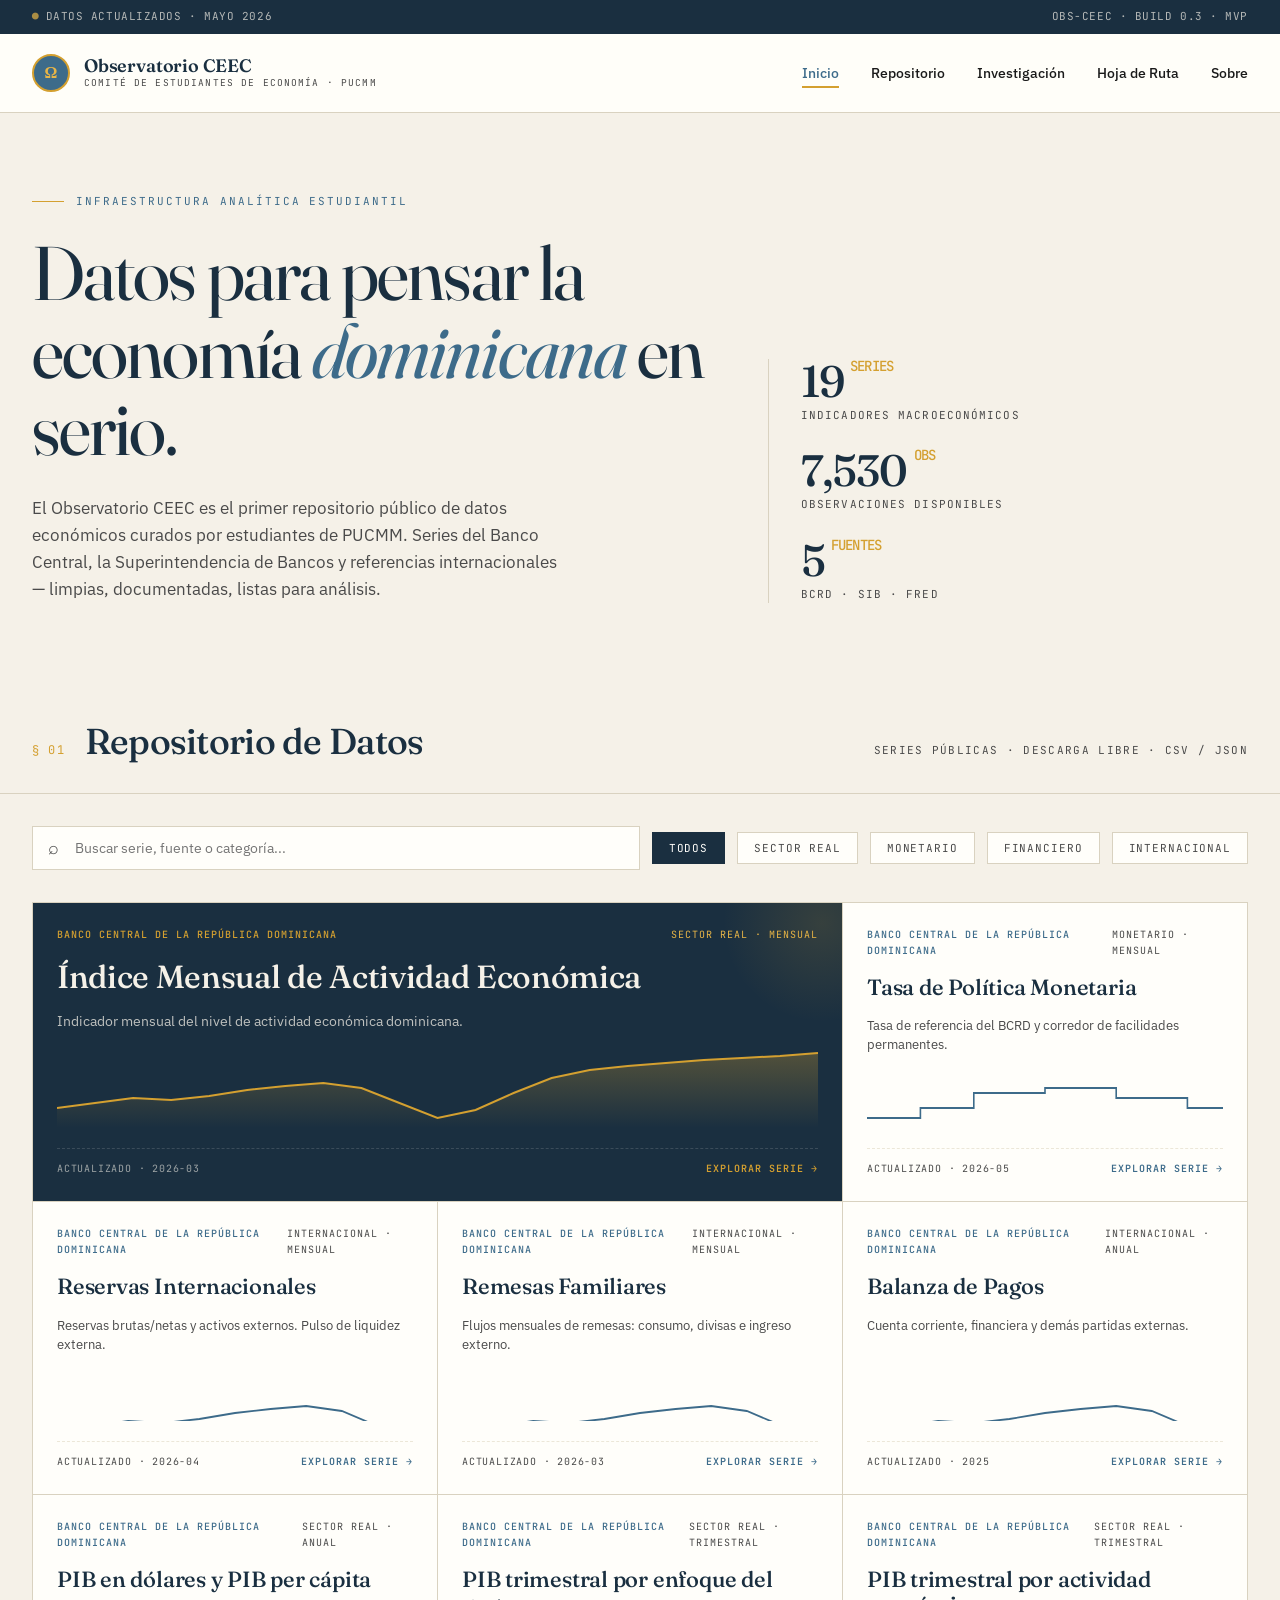
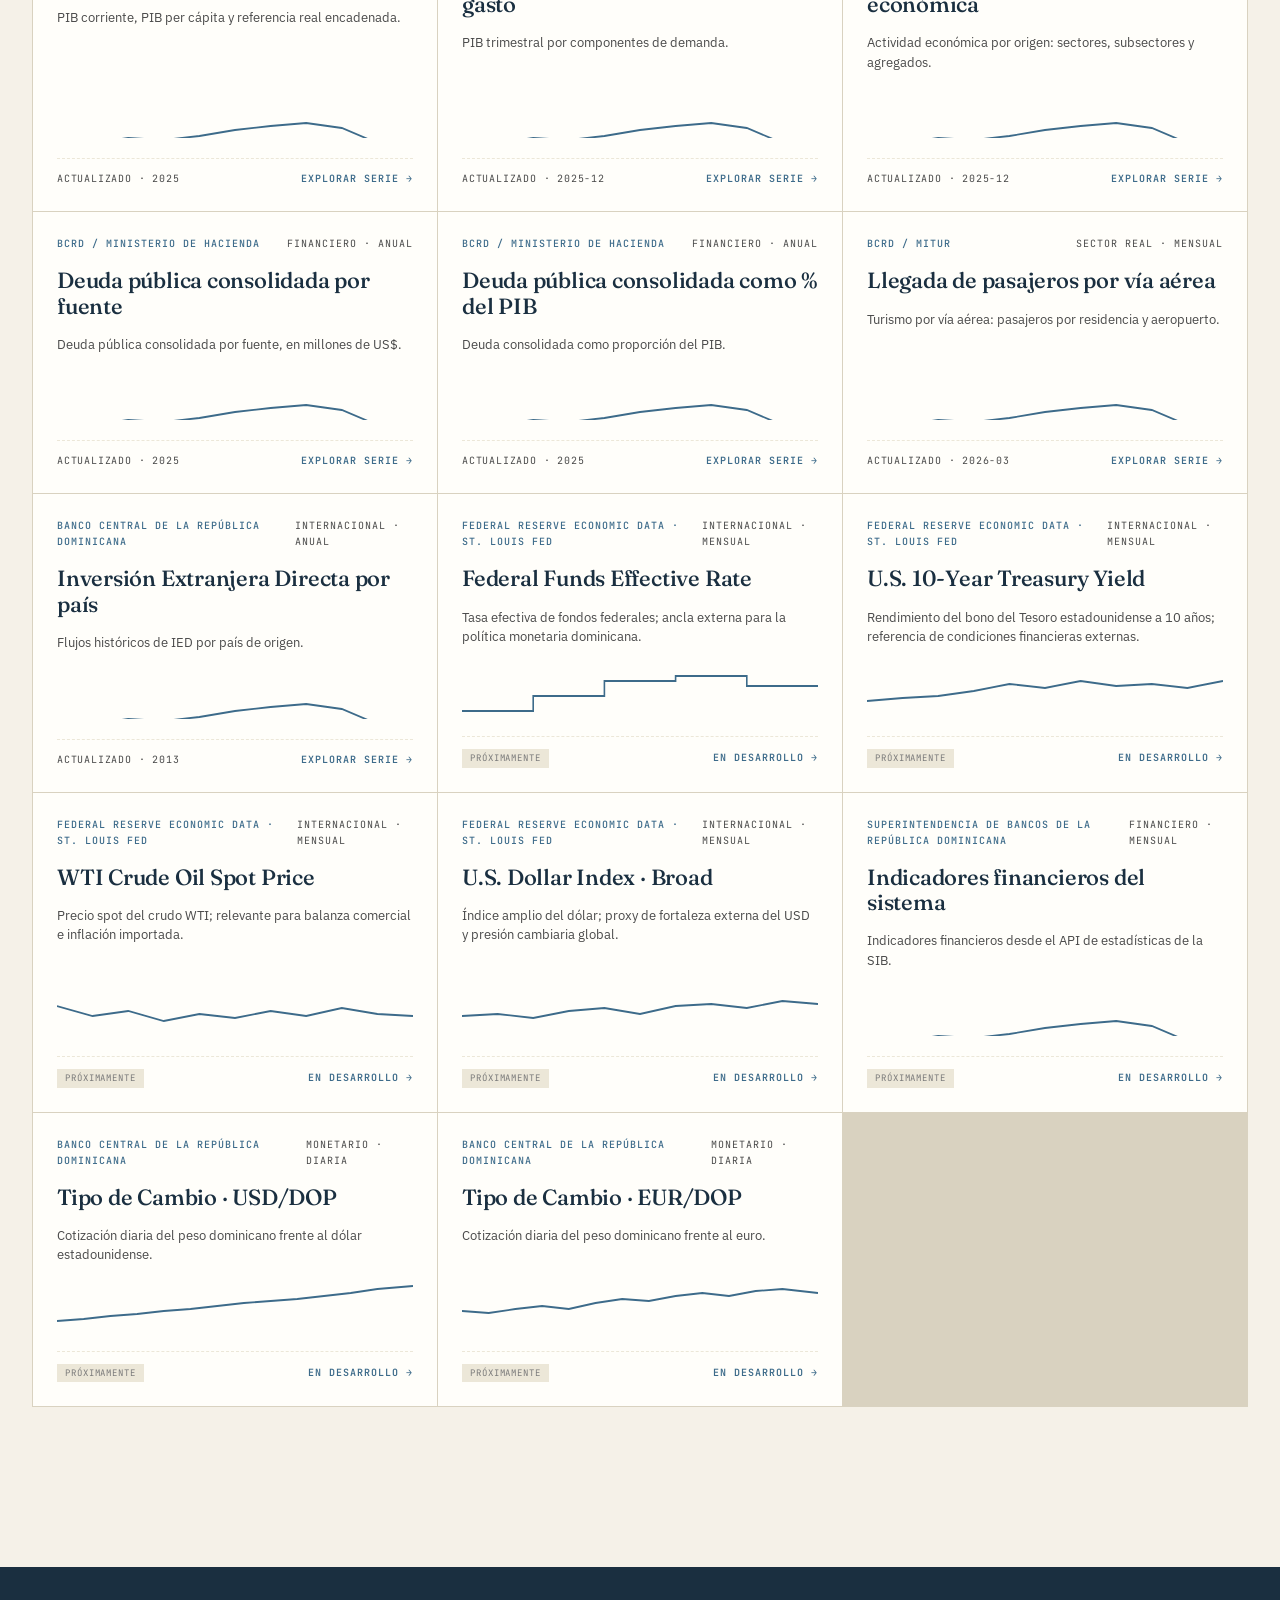
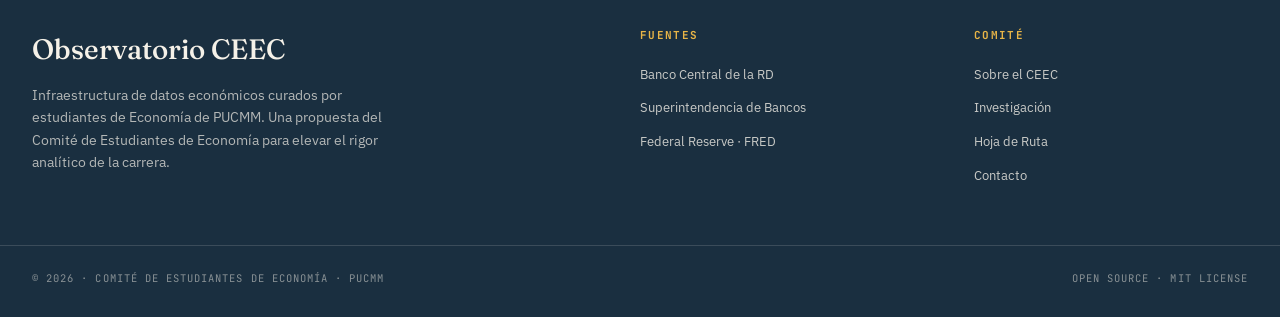
<file: index.html>
<!DOCTYPE html>
<html lang="es">
<head>
<meta charset="UTF-8">
<meta name="viewport" content="width=device-width, initial-scale=1.0">
<title>Observatorio CEEC — Comité de Estudiantes de Economía PUCMM</title>
<meta name="description" content="Repositorio público de datos económicos curados por estudiantes de Economía de PUCMM. BCRD, SIB, FRED — limpios y listos para análisis.">
<link rel="preconnect" href="https://fonts.googleapis.com">
<link rel="preconnect" href="https://fonts.gstatic.com" crossorigin>
<link href="https://fonts.googleapis.com/css2?family=Fraunces:ital,opsz,wght@0,9..144,300;0,9..144,400;0,9..144,500;0,9..144,600;0,9..144,700;1,9..144,400&family=IBM+Plex+Sans:wght@300;400;500;600;700&family=JetBrains+Mono:wght@400;500;600&display=swap" rel="stylesheet">
<link rel="stylesheet" href="styles.css">
</head>
<body>

<!-- TOPBAR -->
<div class="topbar">
  <div class="topbar-inner">
    <span class="topbar-status">DATOS ACTUALIZADOS · MAYO 2026</span>
    <span>OBS-CEEC · BUILD 0.3 · MVP</span>
  </div>
</div>

<!-- NAV -->
<nav>
  <div class="nav-inner">
    <a href="index.html" class="brand" style="text-decoration:none;color:inherit;">
      <div class="brand-mark">Ω</div>
      <div class="brand-text">
        <span class="brand-title">Observatorio CEEC</span>
        <span class="brand-sub">Comité de Estudiantes de Economía · PUCMM</span>
      </div>
    </a>
    <ul class="nav-links">
      <li><a href="index.html" class="active">Inicio</a></li>
      <li><a href="#repositorio">Repositorio</a></li>
      <li><a href="investigacion.html">Investigación</a></li>
      <li><a href="hoja-ruta.html">Hoja de Ruta</a></li>
      <li><a href="sobre.html">Sobre</a></li>
    </ul>
  </div>
</nav>

<!-- HERO -->
<section class="hero">
  <div>
    <div class="hero-eyebrow">Infraestructura analítica estudiantil</div>
    <h1>Datos para pensar la economía <em>dominicana</em> en serio.</h1>
    <p class="hero-lede">El Observatorio CEEC es el primer repositorio público de datos económicos curados por estudiantes de PUCMM. Series del Banco Central, la Superintendencia de Bancos y referencias internacionales — limpias, documentadas, listas para análisis.</p>
  </div>
  <div class="hero-stats">
    <div class="stat">
      <span class="stat-num" id="stat-series">—<em>SERIES</em></span>
      <span class="stat-label">Indicadores macroeconómicos</span>
    </div>
    <div class="stat">
      <span class="stat-num" id="stat-obs">—<em>OBS</em></span>
      <span class="stat-label">Observaciones disponibles</span>
    </div>
    <div class="stat">
      <span class="stat-num" id="stat-fuentes">—<em>FUENTES</em></span>
      <span class="stat-label">BCRD · SIB · FRED</span>
    </div>
  </div>
</section>

<!-- REPO DIVIDER -->
<div class="section-divider" id="repositorio">
  <div class="section-divider-left">
    <span class="section-num">§ 01</span>
    <h2>Repositorio de Datos</h2>
  </div>
  <span class="section-divider-right">Series públicas · Descarga libre · CSV / JSON</span>
</div>

<!-- REPO -->
<section class="repo">
  <div class="repo-controls">
    <div class="repo-search"><input type="text" id="search-input" placeholder="Buscar serie, fuente o categoría..."></div>
    <button class="filter-pill active" data-filter="all">Todos</button>
    <button class="filter-pill" data-filter="Sector Real">Sector Real</button>
    <button class="filter-pill" data-filter="Monetario">Monetario</button>
    <button class="filter-pill" data-filter="Financiero">Financiero</button>
    <button class="filter-pill" data-filter="Internacional">Internacional</button>
  </div>

  <div class="repo-grid" id="repo-grid">
    <!-- Las cards se generan dinámicamente vía JS -->
  </div>
</section>

<!-- FOOTER -->
<footer>
  <div class="footer-inner">
    <div class="footer-brand">
      <h3>Observatorio CEEC</h3>
      <p>Infraestructura de datos económicos curados por estudiantes de Economía de PUCMM. Una propuesta del Comité de Estudiantes de Economía para elevar el rigor analítico de la carrera.</p>
    </div>
    <div class="footer-col">
      <h4>Fuentes</h4>
      <ul>
        <li><a href="https://www.bancentral.gov.do" target="_blank" rel="noopener">Banco Central de la RD</a></li>
        <li><a href="https://www.sb.gob.do" target="_blank" rel="noopener">Superintendencia de Bancos</a></li>
        <li><a href="https://fred.stlouisfed.org" target="_blank" rel="noopener">Federal Reserve · FRED</a></li>
      </ul>
    </div>
    <div class="footer-col">
      <h4>Comité</h4>
      <ul>
        <li><a href="sobre.html">Sobre el CEEC</a></li>
        <li><a href="investigacion.html">Investigación</a></li>
        <li><a href="hoja-ruta.html">Hoja de Ruta</a></li>
        <li><a href="mailto:ceec.pucmm@gmail.com">Contacto</a></li>
      </ul>
    </div>
  </div>
  <div class="footer-bottom">
    <span>© 2026 · Comité de Estudiantes de Economía · PUCMM</span>
    <span>Open Source · MIT License</span>
  </div>
</footer>

<script src="app.js"></script>
</body>
</html>
</file>
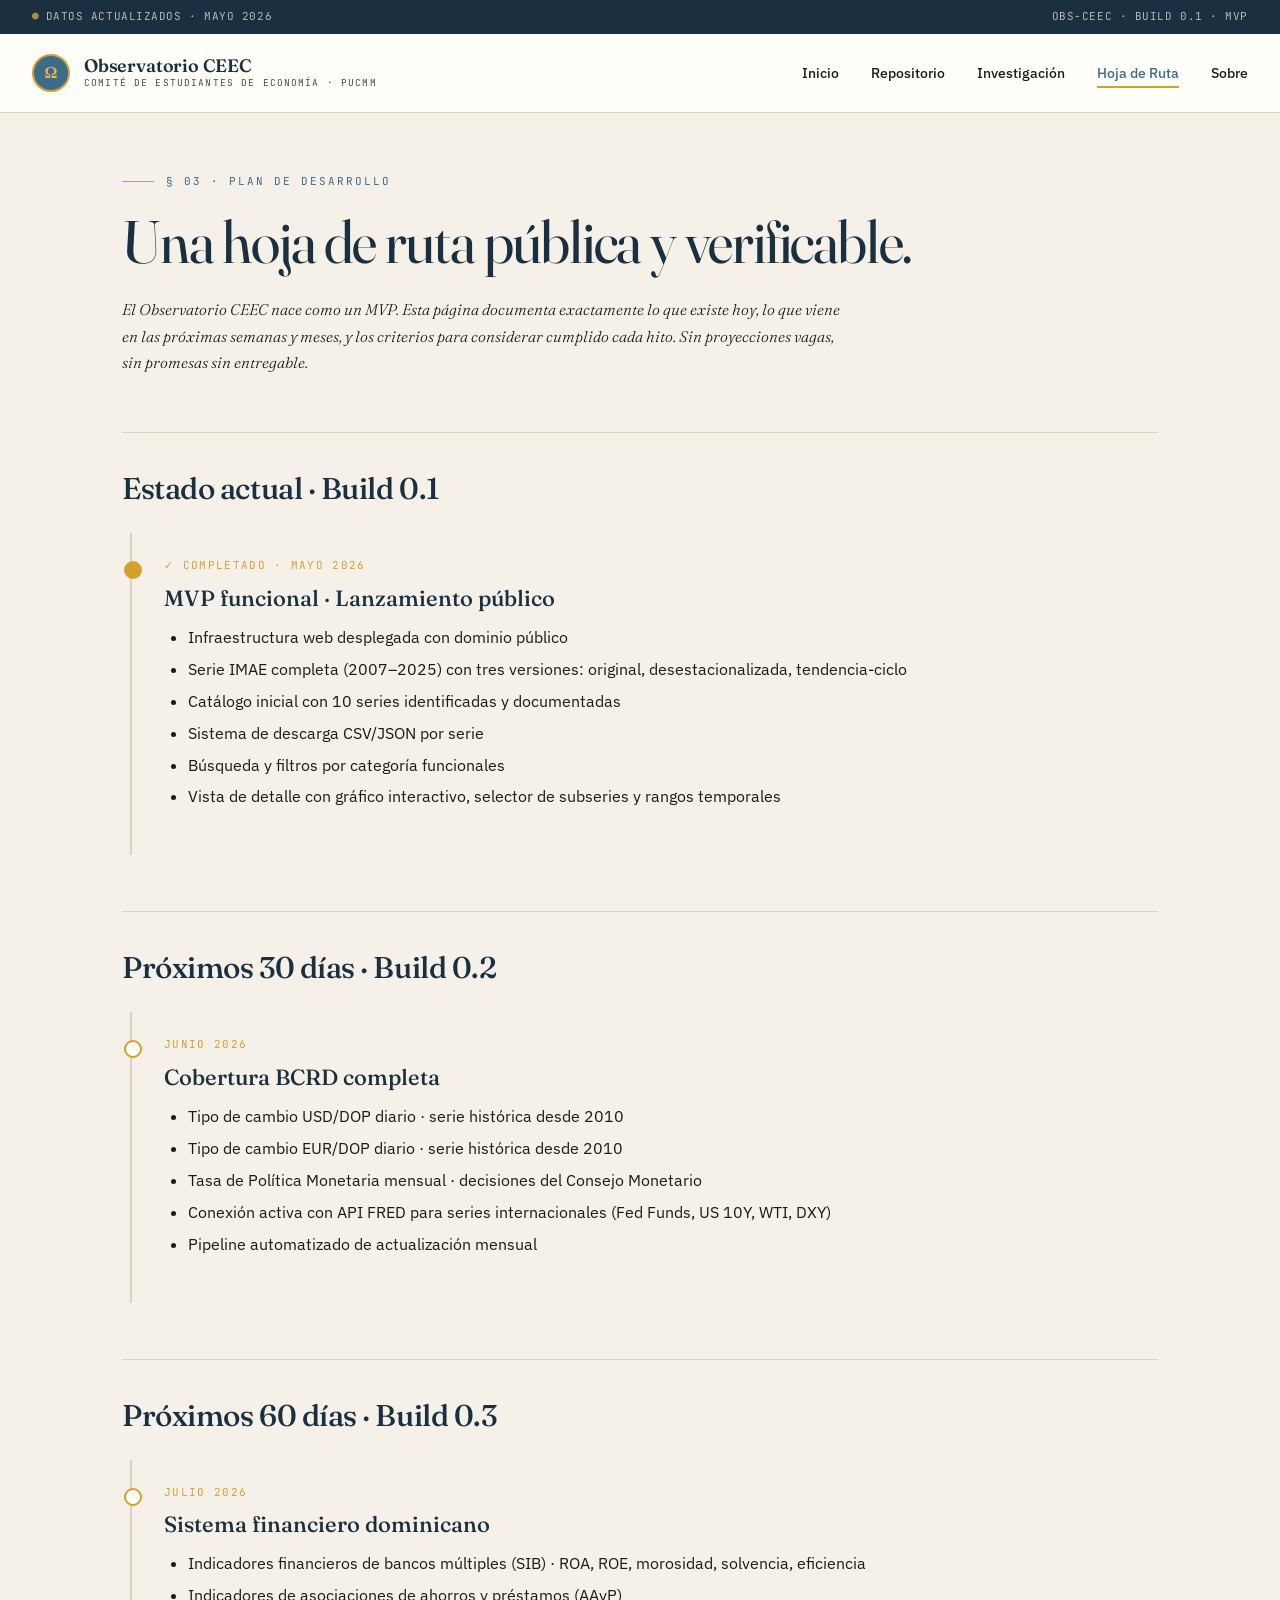
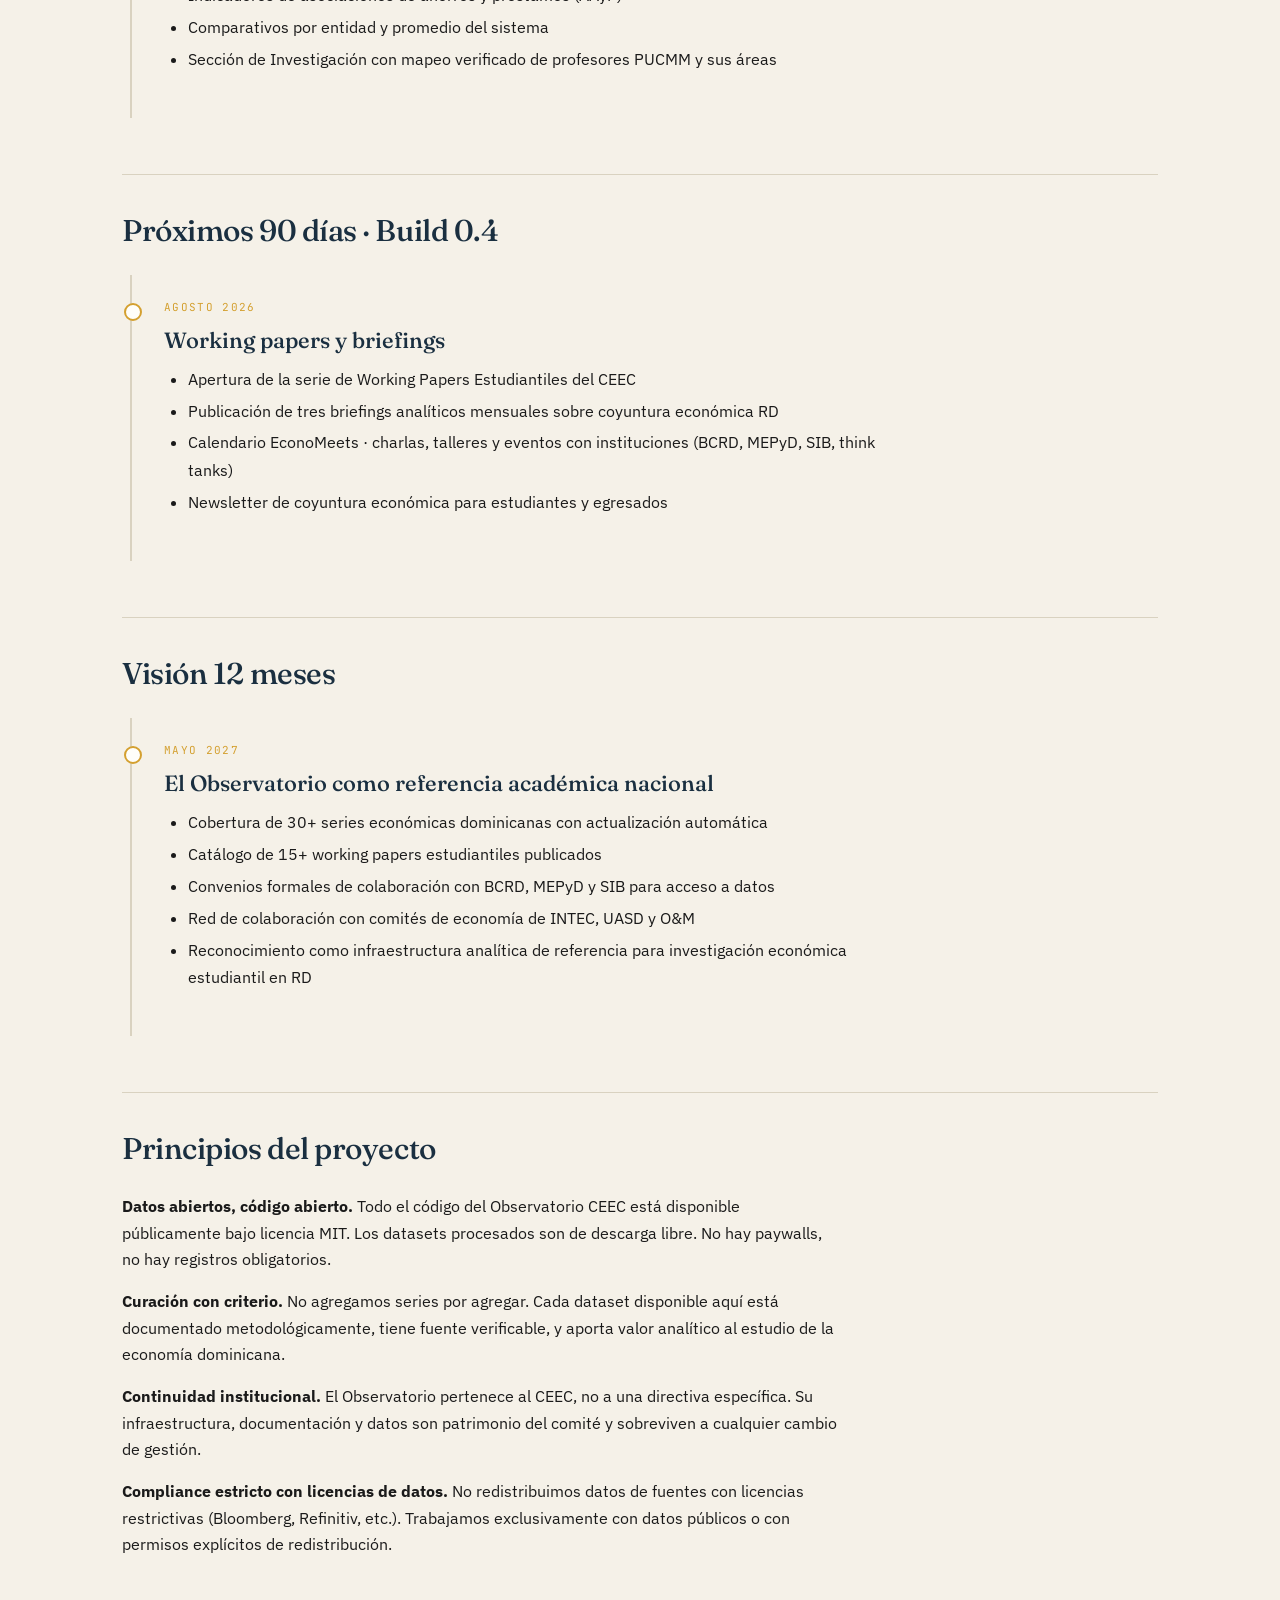
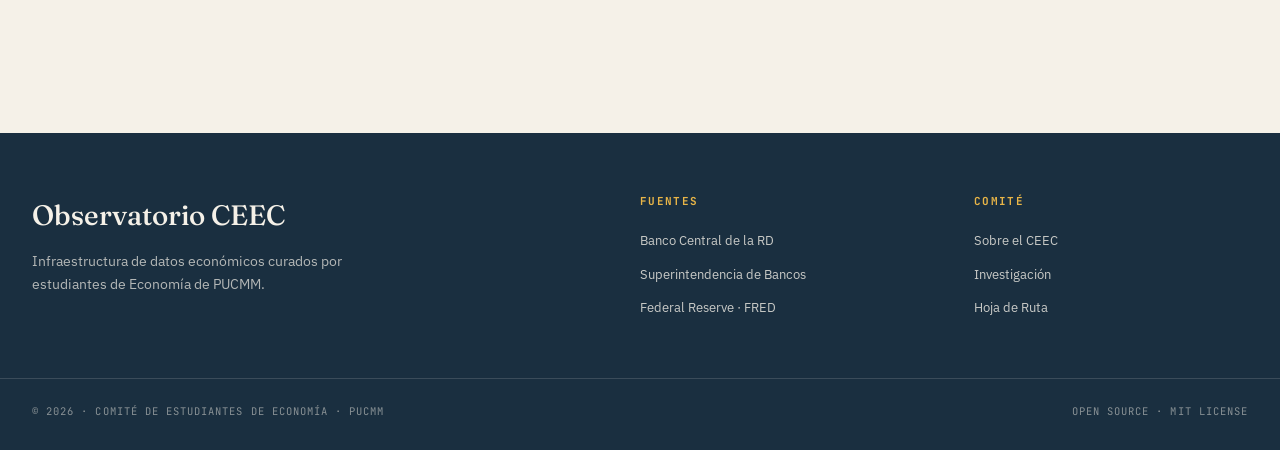
<file: hoja-ruta.html>
<!DOCTYPE html>
<html lang="es">
<head>
<meta charset="UTF-8">
<meta name="viewport" content="width=device-width, initial-scale=1.0">
<title>Hoja de Ruta · Observatorio CEEC</title>
<link rel="preconnect" href="https://fonts.googleapis.com">
<link rel="preconnect" href="https://fonts.gstatic.com" crossorigin>
<link href="https://fonts.googleapis.com/css2?family=Fraunces:ital,opsz,wght@0,9..144,300;0,9..144,400;0,9..144,500;0,9..144,600;0,9..144,700;1,9..144,400&family=IBM+Plex+Sans:wght@300;400;500;600;700&family=JetBrains+Mono:wght@400;500;600&display=swap" rel="stylesheet">
<link rel="stylesheet" href="styles.css">
</head>
<body>

<div class="topbar">
  <div class="topbar-inner">
    <span class="topbar-status">DATOS ACTUALIZADOS · MAYO 2026</span>
    <span>OBS-CEEC · BUILD 0.1 · MVP</span>
  </div>
</div>

<nav>
  <div class="nav-inner">
    <a href="index.html" class="brand" style="text-decoration:none;color:inherit;">
      <div class="brand-mark">Ω</div>
      <div class="brand-text">
        <span class="brand-title">Observatorio CEEC</span>
        <span class="brand-sub">Comité de Estudiantes de Economía · PUCMM</span>
      </div>
    </a>
    <ul class="nav-links">
      <li><a href="index.html">Inicio</a></li>
      <li><a href="index.html#repositorio">Repositorio</a></li>
      <li><a href="investigacion.html">Investigación</a></li>
      <li><a href="hoja-ruta.html" class="active">Hoja de Ruta</a></li>
      <li><a href="sobre.html">Sobre</a></li>
    </ul>
  </div>
</nav>

<main class="page">
  <div class="page-eyebrow">§ 03 · Plan de desarrollo</div>
  <h1>Una hoja de ruta pública y verificable.</h1>
  <p class="page-lede">El Observatorio CEEC nace como un MVP. Esta página documenta exactamente lo que existe hoy, lo que viene en las próximas semanas y meses, y los criterios para considerar cumplido cada hito. Sin proyecciones vagas, sin promesas sin entregable.</p>

  <h2>Estado actual · Build 0.1</h2>

  <div class="roadmap-phase done">
    <div class="phase-label">✓ COMPLETADO · MAYO 2026</div>
    <div class="phase-title">MVP funcional · Lanzamiento público</div>
    <ul>
      <li>Infraestructura web desplegada con dominio público</li>
      <li>Serie IMAE completa (2007–2025) con tres versiones: original, desestacionalizada, tendencia-ciclo</li>
      <li>Catálogo inicial con 10 series identificadas y documentadas</li>
      <li>Sistema de descarga CSV/JSON por serie</li>
      <li>Búsqueda y filtros por categoría funcionales</li>
      <li>Vista de detalle con gráfico interactivo, selector de subseries y rangos temporales</li>
    </ul>
  </div>

  <h2>Próximos 30 días · Build 0.2</h2>

  <div class="roadmap-phase">
    <div class="phase-label">JUNIO 2026</div>
    <div class="phase-title">Cobertura BCRD completa</div>
    <ul>
      <li>Tipo de cambio USD/DOP diario · serie histórica desde 2010</li>
      <li>Tipo de cambio EUR/DOP diario · serie histórica desde 2010</li>
      <li>Tasa de Política Monetaria mensual · decisiones del Consejo Monetario</li>
      <li>Conexión activa con API FRED para series internacionales (Fed Funds, US 10Y, WTI, DXY)</li>
      <li>Pipeline automatizado de actualización mensual</li>
    </ul>
  </div>

  <h2>Próximos 60 días · Build 0.3</h2>

  <div class="roadmap-phase">
    <div class="phase-label">JULIO 2026</div>
    <div class="phase-title">Sistema financiero dominicano</div>
    <ul>
      <li>Indicadores financieros de bancos múltiples (SIB) · ROA, ROE, morosidad, solvencia, eficiencia</li>
      <li>Indicadores de asociaciones de ahorros y préstamos (AAyP)</li>
      <li>Comparativos por entidad y promedio del sistema</li>
      <li>Sección de Investigación con mapeo verificado de profesores PUCMM y sus áreas</li>
    </ul>
  </div>

  <h2>Próximos 90 días · Build 0.4</h2>

  <div class="roadmap-phase">
    <div class="phase-label">AGOSTO 2026</div>
    <div class="phase-title">Working papers y briefings</div>
    <ul>
      <li>Apertura de la serie de Working Papers Estudiantiles del CEEC</li>
      <li>Publicación de tres briefings analíticos mensuales sobre coyuntura económica RD</li>
      <li>Calendario EconoMeets · charlas, talleres y eventos con instituciones (BCRD, MEPyD, SIB, think tanks)</li>
      <li>Newsletter de coyuntura económica para estudiantes y egresados</li>
    </ul>
  </div>

  <h2>Visión 12 meses</h2>

  <div class="roadmap-phase">
    <div class="phase-label">MAYO 2027</div>
    <div class="phase-title">El Observatorio como referencia académica nacional</div>
    <ul>
      <li>Cobertura de 30+ series económicas dominicanas con actualización automática</li>
      <li>Catálogo de 15+ working papers estudiantiles publicados</li>
      <li>Convenios formales de colaboración con BCRD, MEPyD y SIB para acceso a datos</li>
      <li>Red de colaboración con comités de economía de INTEC, UASD y O&M</li>
      <li>Reconocimiento como infraestructura analítica de referencia para investigación económica estudiantil en RD</li>
    </ul>
  </div>

  <h2>Principios del proyecto</h2>
  <p><strong>Datos abiertos, código abierto.</strong> Todo el código del Observatorio CEEC está disponible públicamente bajo licencia MIT. Los datasets procesados son de descarga libre. No hay paywalls, no hay registros obligatorios.</p>
  <p><strong>Curación con criterio.</strong> No agregamos series por agregar. Cada dataset disponible aquí está documentado metodológicamente, tiene fuente verificable, y aporta valor analítico al estudio de la economía dominicana.</p>
  <p><strong>Continuidad institucional.</strong> El Observatorio pertenece al CEEC, no a una directiva específica. Su infraestructura, documentación y datos son patrimonio del comité y sobreviven a cualquier cambio de gestión.</p>
  <p><strong>Compliance estricto con licencias de datos.</strong> No redistribuimos datos de fuentes con licencias restrictivas (Bloomberg, Refinitiv, etc.). Trabajamos exclusivamente con datos públicos o con permisos explícitos de redistribución.</p>
</main>

<footer>
  <div class="footer-inner">
    <div class="footer-brand">
      <h3>Observatorio CEEC</h3>
      <p>Infraestructura de datos económicos curados por estudiantes de Economía de PUCMM.</p>
    </div>
    <div class="footer-col">
      <h4>Fuentes</h4>
      <ul>
        <li><a href="https://www.bancentral.gov.do" target="_blank" rel="noopener">Banco Central de la RD</a></li>
        <li><a href="https://www.sb.gob.do" target="_blank" rel="noopener">Superintendencia de Bancos</a></li>
        <li><a href="https://fred.stlouisfed.org" target="_blank" rel="noopener">Federal Reserve · FRED</a></li>
      </ul>
    </div>
    <div class="footer-col">
      <h4>Comité</h4>
      <ul>
        <li><a href="sobre.html">Sobre el CEEC</a></li>
        <li><a href="investigacion.html">Investigación</a></li>
        <li><a href="hoja-ruta.html">Hoja de Ruta</a></li>
      </ul>
    </div>
  </div>
  <div class="footer-bottom">
    <span>© 2026 · Comité de Estudiantes de Economía · PUCMM</span>
    <span>Open Source · MIT License</span>
  </div>
</footer>

</body>
</html>
</file>
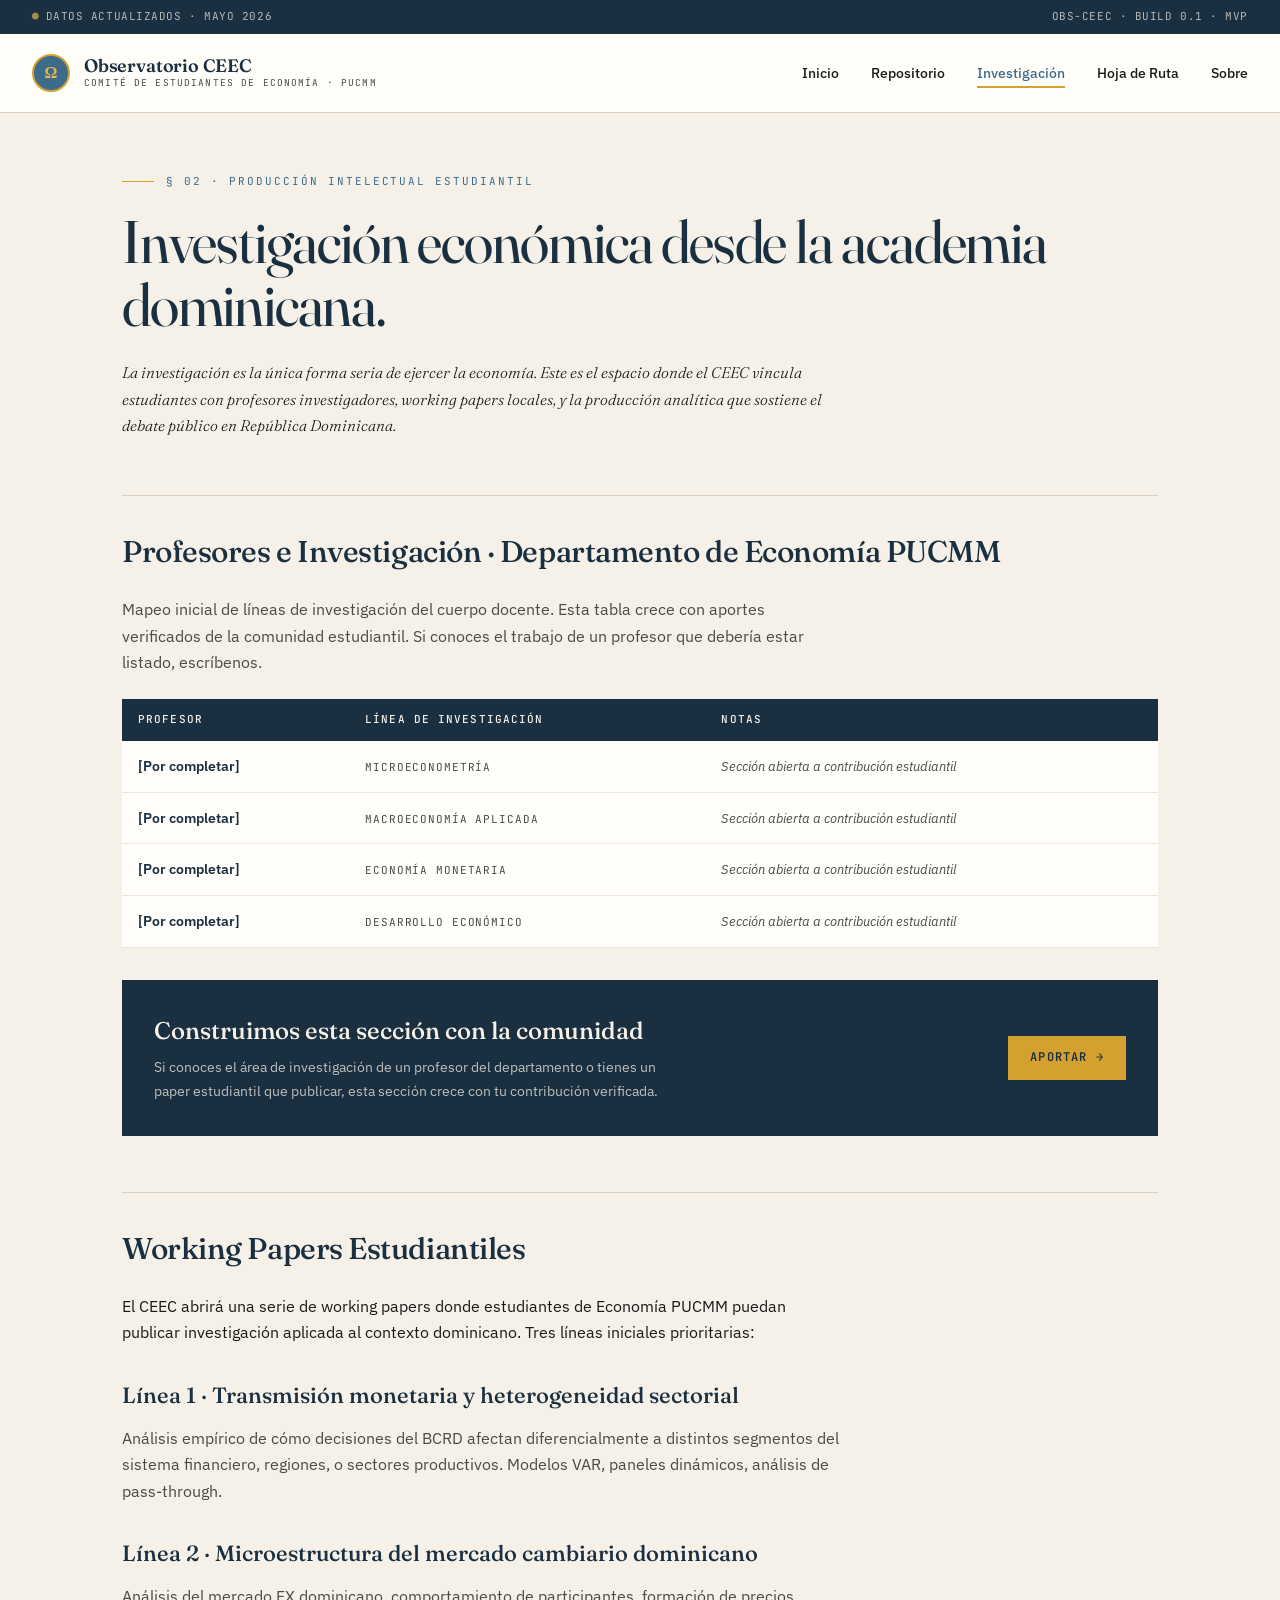
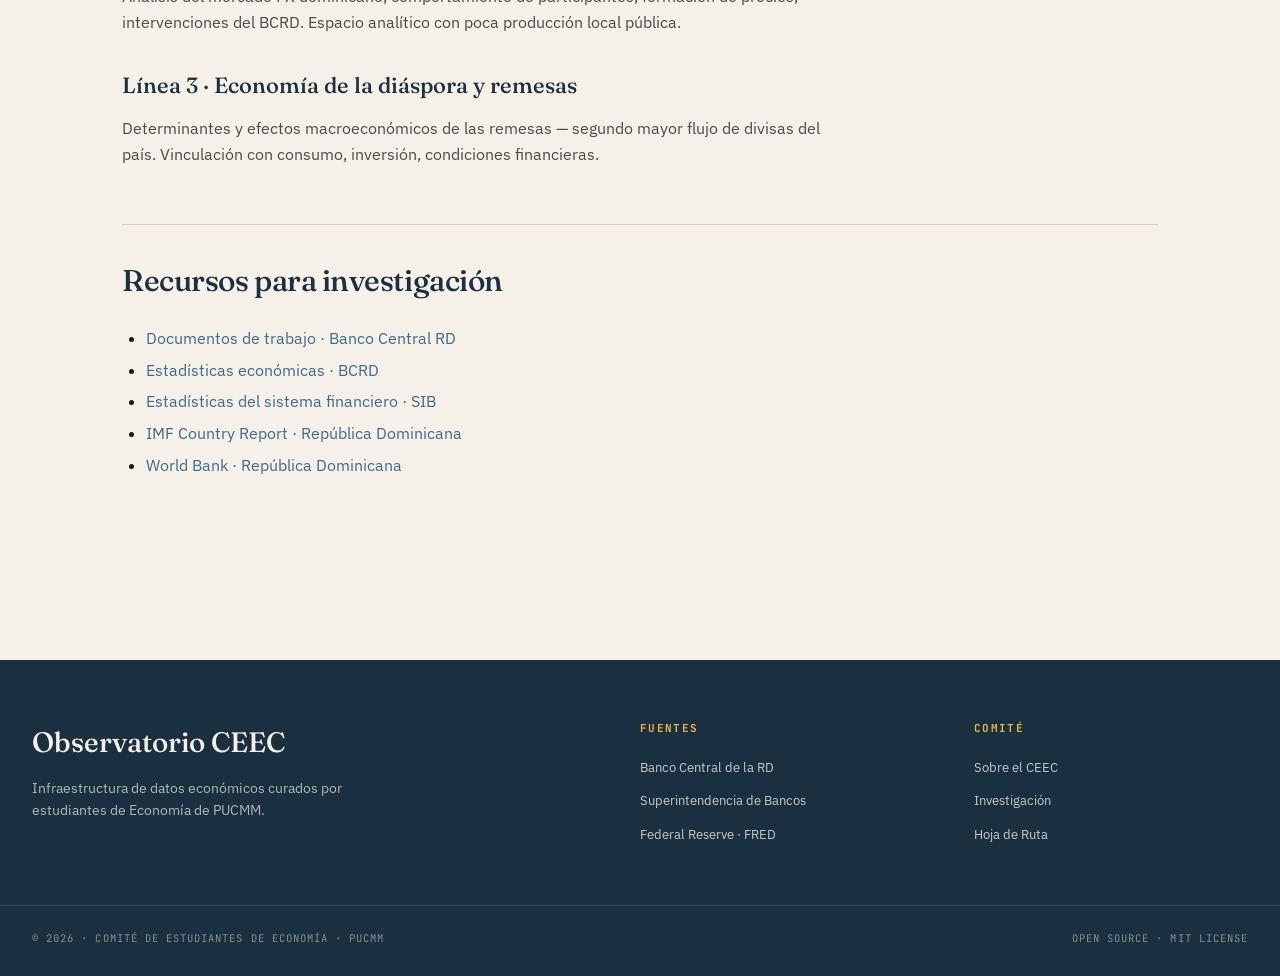
<file: investigacion.html>
<!DOCTYPE html>
<html lang="es">
<head>
<meta charset="UTF-8">
<meta name="viewport" content="width=device-width, initial-scale=1.0">
<title>Investigación · Observatorio CEEC</title>
<link rel="preconnect" href="https://fonts.googleapis.com">
<link rel="preconnect" href="https://fonts.gstatic.com" crossorigin>
<link href="https://fonts.googleapis.com/css2?family=Fraunces:ital,opsz,wght@0,9..144,300;0,9..144,400;0,9..144,500;0,9..144,600;0,9..144,700;1,9..144,400&family=IBM+Plex+Sans:wght@300;400;500;600;700&family=JetBrains+Mono:wght@400;500;600&display=swap" rel="stylesheet">
<link rel="stylesheet" href="styles.css">
</head>
<body>

<div class="topbar">
  <div class="topbar-inner">
    <span class="topbar-status">DATOS ACTUALIZADOS · MAYO 2026</span>
    <span>OBS-CEEC · BUILD 0.1 · MVP</span>
  </div>
</div>

<nav>
  <div class="nav-inner">
    <a href="index.html" class="brand" style="text-decoration:none;color:inherit;">
      <div class="brand-mark">Ω</div>
      <div class="brand-text">
        <span class="brand-title">Observatorio CEEC</span>
        <span class="brand-sub">Comité de Estudiantes de Economía · PUCMM</span>
      </div>
    </a>
    <ul class="nav-links">
      <li><a href="index.html">Inicio</a></li>
      <li><a href="index.html#repositorio">Repositorio</a></li>
      <li><a href="investigacion.html" class="active">Investigación</a></li>
      <li><a href="hoja-ruta.html">Hoja de Ruta</a></li>
      <li><a href="sobre.html">Sobre</a></li>
    </ul>
  </div>
</nav>

<main class="page">
  <div class="page-eyebrow">§ 02 · Producción intelectual estudiantil</div>
  <h1>Investigación económica desde la academia dominicana.</h1>
  <p class="page-lede">La investigación es la única forma seria de ejercer la economía. Este es el espacio donde el CEEC vincula estudiantes con profesores investigadores, working papers locales, y la producción analítica que sostiene el debate público en República Dominicana.</p>

  <h2>Profesores e Investigación · Departamento de Economía PUCMM</h2>
  <p class="muted">Mapeo inicial de líneas de investigación del cuerpo docente. Esta tabla crece con aportes verificados de la comunidad estudiantil. Si conoces el trabajo de un profesor que debería estar listado, escríbenos.</p>

  <table class="profs-table">
    <thead>
      <tr>
        <th>Profesor</th>
        <th>Línea de Investigación</th>
        <th>Notas</th>
      </tr>
    </thead>
    <tbody>
      <tr>
        <td><span class="prof-name">[Por completar]</span></td>
        <td><span class="prof-area">Microeconometría</span></td>
        <td><span class="prof-note">Sección abierta a contribución estudiantil</span></td>
      </tr>
      <tr>
        <td><span class="prof-name">[Por completar]</span></td>
        <td><span class="prof-area">Macroeconomía aplicada</span></td>
        <td><span class="prof-note">Sección abierta a contribución estudiantil</span></td>
      </tr>
      <tr>
        <td><span class="prof-name">[Por completar]</span></td>
        <td><span class="prof-area">Economía monetaria</span></td>
        <td><span class="prof-note">Sección abierta a contribución estudiantil</span></td>
      </tr>
      <tr>
        <td><span class="prof-name">[Por completar]</span></td>
        <td><span class="prof-area">Desarrollo económico</span></td>
        <td><span class="prof-note">Sección abierta a contribución estudiantil</span></td>
      </tr>
    </tbody>
  </table>

  <div class="collab-banner">
    <div>
      <h4>Construimos esta sección con la comunidad</h4>
      <p>Si conoces el área de investigación de un profesor del departamento o tienes un paper estudiantil que publicar, esta sección crece con tu contribución verificada.</p>
    </div>
    <a href="mailto:ceec.pucmm@gmail.com?subject=Aporte%20Observatorio%20CEEC">Aportar →</a>
  </div>

  <h2>Working Papers Estudiantiles</h2>
  <p>El CEEC abrirá una serie de working papers donde estudiantes de Economía PUCMM puedan publicar investigación aplicada al contexto dominicano. Tres líneas iniciales prioritarias:</p>

  <h3>Línea 1 · Transmisión monetaria y heterogeneidad sectorial</h3>
  <p class="muted">Análisis empírico de cómo decisiones del BCRD afectan diferencialmente a distintos segmentos del sistema financiero, regiones, o sectores productivos. Modelos VAR, paneles dinámicos, análisis de pass-through.</p>

  <h3>Línea 2 · Microestructura del mercado cambiario dominicano</h3>
  <p class="muted">Análisis del mercado FX dominicano, comportamiento de participantes, formación de precios, intervenciones del BCRD. Espacio analítico con poca producción local pública.</p>

  <h3>Línea 3 · Economía de la diáspora y remesas</h3>
  <p class="muted">Determinantes y efectos macroeconómicos de las remesas — segundo mayor flujo de divisas del país. Vinculación con consumo, inversión, condiciones financieras.</p>

  <h2>Recursos para investigación</h2>
  <ul>
    <li><a href="https://www.bancentral.gov.do/a/d/2540-publicaciones-economicas" target="_blank" rel="noopener">Documentos de trabajo · Banco Central RD</a></li>
    <li><a href="https://www.bancentral.gov.do/a/d/2532-sector-real" target="_blank" rel="noopener">Estadísticas económicas · BCRD</a></li>
    <li><a href="https://www.sb.gob.do/estadisticas/" target="_blank" rel="noopener">Estadísticas del sistema financiero · SIB</a></li>
    <li><a href="https://www.imf.org/en/Countries/DOM" target="_blank" rel="noopener">IMF Country Report · República Dominicana</a></li>
    <li><a href="https://www.worldbank.org/en/country/dominicanrepublic" target="_blank" rel="noopener">World Bank · República Dominicana</a></li>
  </ul>
</main>

<footer>
  <div class="footer-inner">
    <div class="footer-brand">
      <h3>Observatorio CEEC</h3>
      <p>Infraestructura de datos económicos curados por estudiantes de Economía de PUCMM.</p>
    </div>
    <div class="footer-col">
      <h4>Fuentes</h4>
      <ul>
        <li><a href="https://www.bancentral.gov.do" target="_blank" rel="noopener">Banco Central de la RD</a></li>
        <li><a href="https://www.sb.gob.do" target="_blank" rel="noopener">Superintendencia de Bancos</a></li>
        <li><a href="https://fred.stlouisfed.org" target="_blank" rel="noopener">Federal Reserve · FRED</a></li>
      </ul>
    </div>
    <div class="footer-col">
      <h4>Comité</h4>
      <ul>
        <li><a href="sobre.html">Sobre el CEEC</a></li>
        <li><a href="investigacion.html">Investigación</a></li>
        <li><a href="hoja-ruta.html">Hoja de Ruta</a></li>
      </ul>
    </div>
  </div>
  <div class="footer-bottom">
    <span>© 2026 · Comité de Estudiantes de Economía · PUCMM</span>
    <span>Open Source · MIT License</span>
  </div>
</footer>

</body>
</html>
</file>
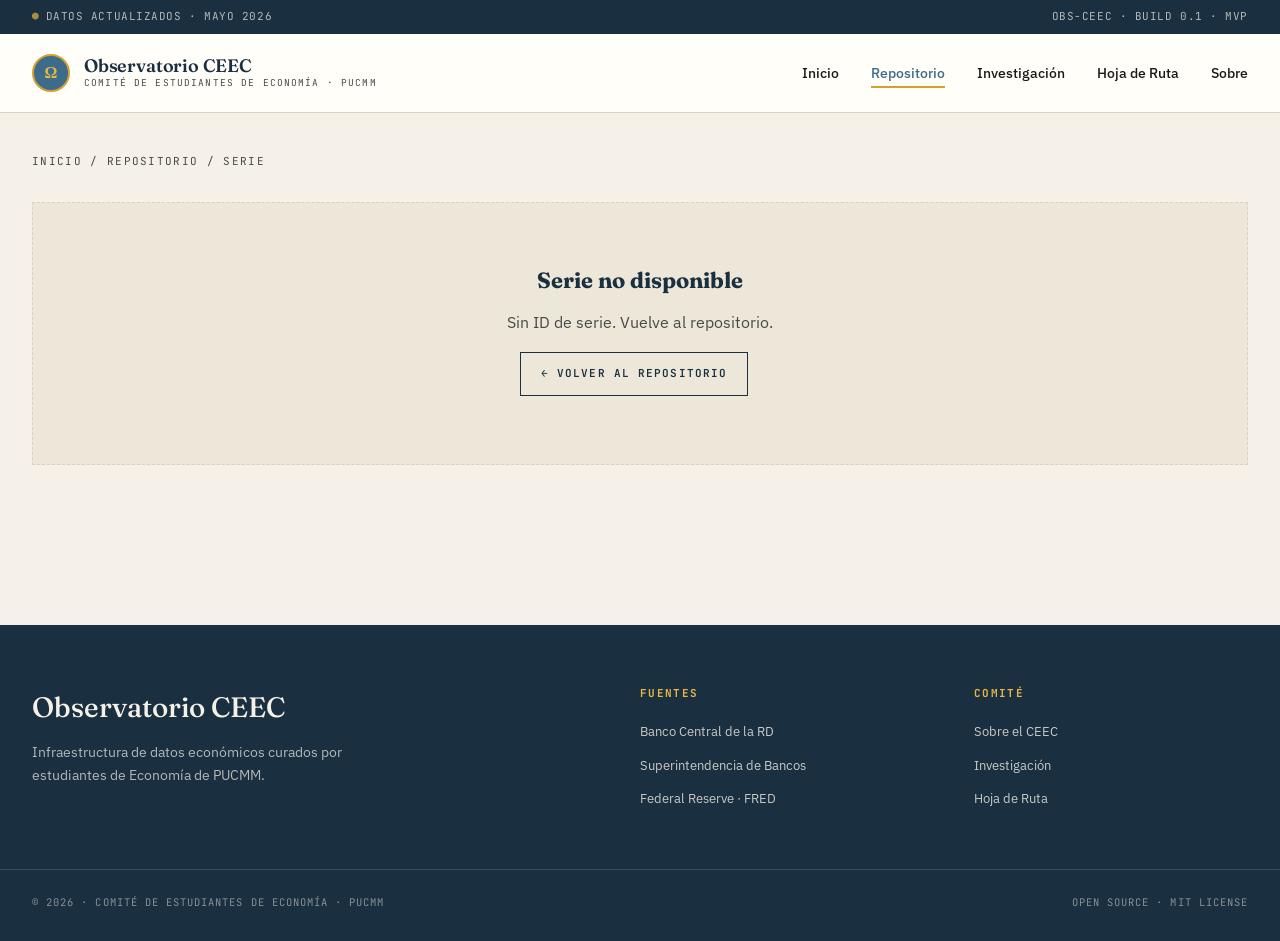
<file: serie.html>
<!DOCTYPE html>
<html lang="es">
<head>
<meta charset="UTF-8">
<meta name="viewport" content="width=device-width, initial-scale=1.0">
<title>Serie · Observatorio CEEC</title>
<link rel="preconnect" href="https://fonts.googleapis.com">
<link rel="preconnect" href="https://fonts.gstatic.com" crossorigin>
<link href="https://fonts.googleapis.com/css2?family=Fraunces:ital,opsz,wght@0,9..144,300;0,9..144,400;0,9..144,500;0,9..144,600;0,9..144,700;1,9..144,400&family=IBM+Plex+Sans:wght@300;400;500;600;700&family=JetBrains+Mono:wght@400;500;600&display=swap" rel="stylesheet">
<link rel="stylesheet" href="styles.css">
</head>
<body>

<!-- TOPBAR -->
<div class="topbar">
  <div class="topbar-inner">
    <span class="topbar-status">DATOS ACTUALIZADOS · MAYO 2026</span>
    <span>OBS-CEEC · BUILD 0.1 · MVP</span>
  </div>
</div>

<!-- NAV -->
<nav>
  <div class="nav-inner">
    <a href="index.html" class="brand" style="text-decoration:none;color:inherit;">
      <div class="brand-mark">Ω</div>
      <div class="brand-text">
        <span class="brand-title">Observatorio CEEC</span>
        <span class="brand-sub">Comité de Estudiantes de Economía · PUCMM</span>
      </div>
    </a>
    <ul class="nav-links">
      <li><a href="index.html">Inicio</a></li>
      <li><a href="index.html#repositorio" class="active">Repositorio</a></li>
      <li><a href="investigacion.html">Investigación</a></li>
      <li><a href="hoja-ruta.html">Hoja de Ruta</a></li>
      <li><a href="sobre.html">Sobre</a></li>
    </ul>
  </div>
</nav>

<main class="serie-page" id="serie-page">
  <div class="breadcrumb">
    <a href="index.html">Inicio</a> / <a href="index.html#repositorio">Repositorio</a> / <span id="bc-current">Serie</span>
  </div>
  <div id="serie-content">
    <div class="pending-block">Cargando serie...</div>
  </div>
</main>

<!-- FOOTER -->
<footer>
  <div class="footer-inner">
    <div class="footer-brand">
      <h3>Observatorio CEEC</h3>
      <p>Infraestructura de datos económicos curados por estudiantes de Economía de PUCMM.</p>
    </div>
    <div class="footer-col">
      <h4>Fuentes</h4>
      <ul>
        <li><a href="https://www.bancentral.gov.do" target="_blank" rel="noopener">Banco Central de la RD</a></li>
        <li><a href="https://www.sb.gob.do" target="_blank" rel="noopener">Superintendencia de Bancos</a></li>
        <li><a href="https://fred.stlouisfed.org" target="_blank" rel="noopener">Federal Reserve · FRED</a></li>
      </ul>
    </div>
    <div class="footer-col">
      <h4>Comité</h4>
      <ul>
        <li><a href="sobre.html">Sobre el CEEC</a></li>
        <li><a href="investigacion.html">Investigación</a></li>
        <li><a href="hoja-ruta.html">Hoja de Ruta</a></li>
      </ul>
    </div>
  </div>
  <div class="footer-bottom">
    <span>© 2026 · Comité de Estudiantes de Economía · PUCMM</span>
    <span>Open Source · MIT License</span>
  </div>
</footer>

<script src="serie.js"></script>
</body>
</html>
</file>
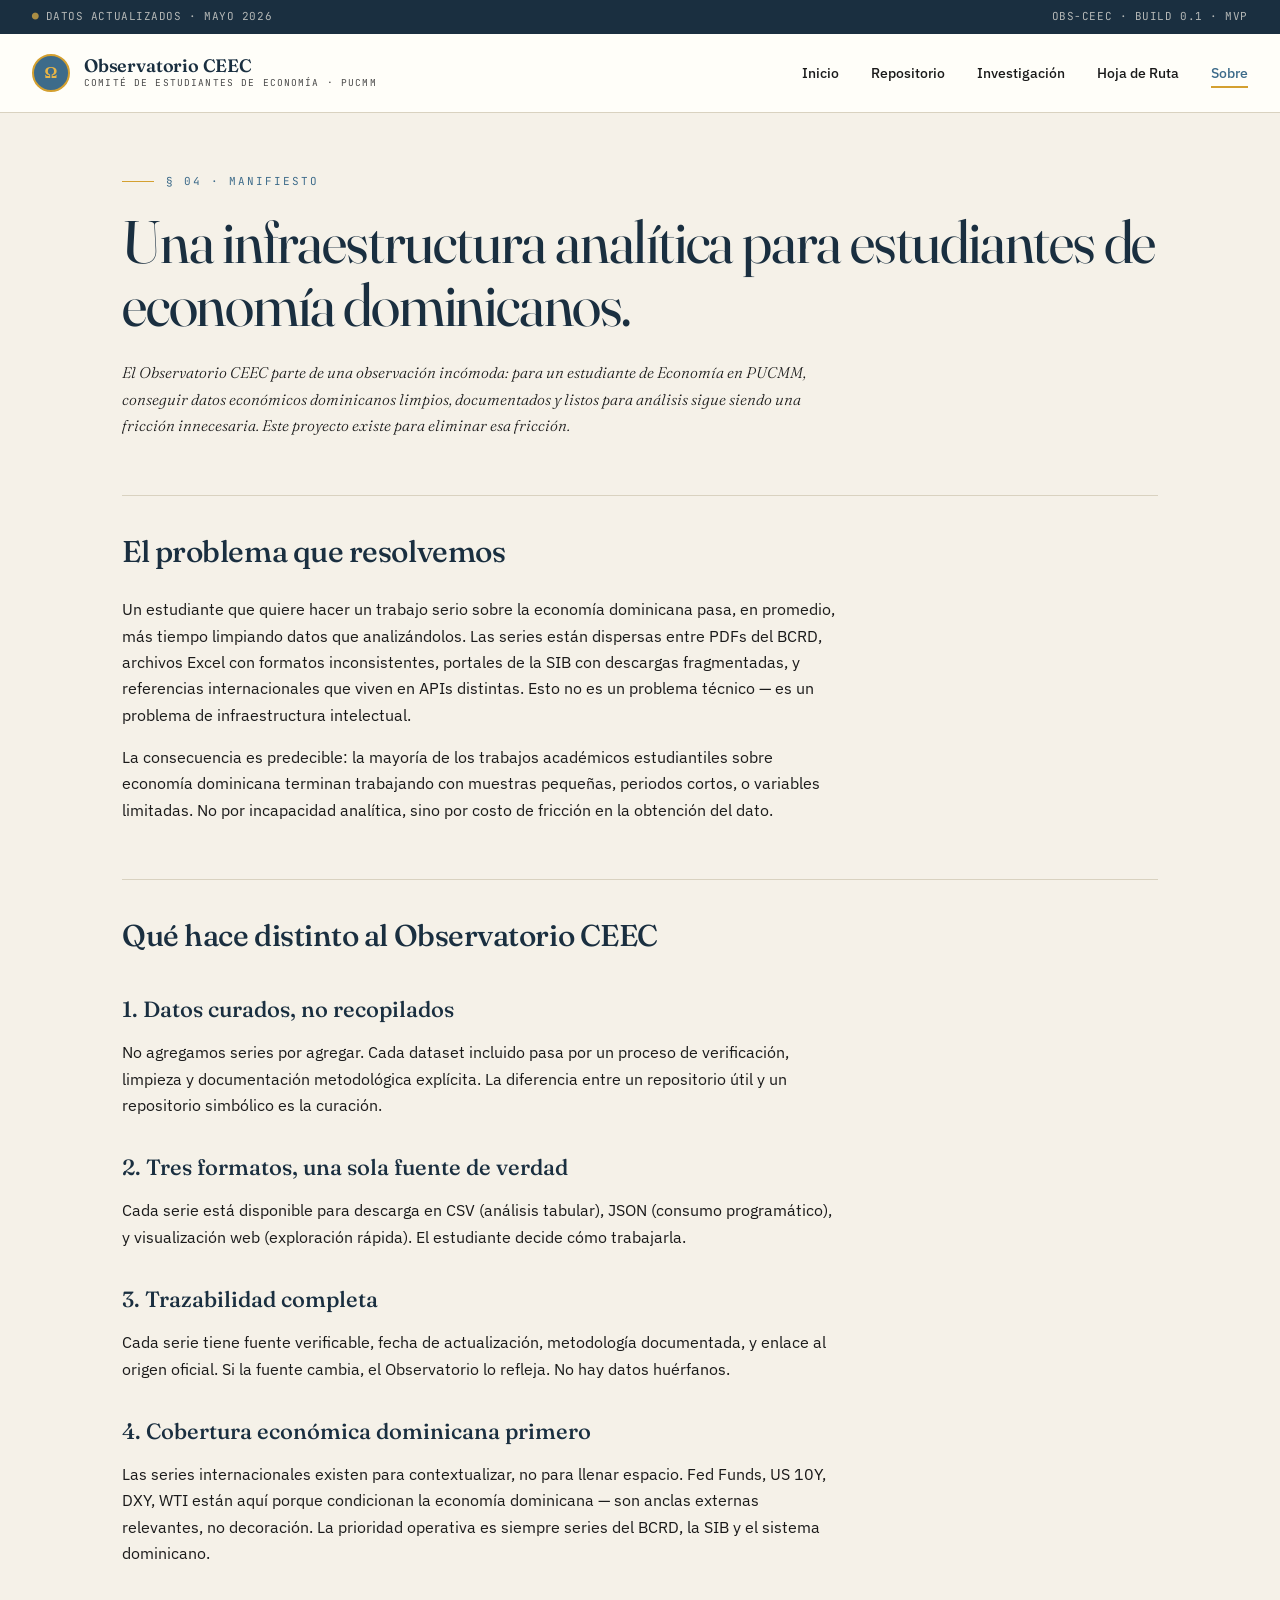
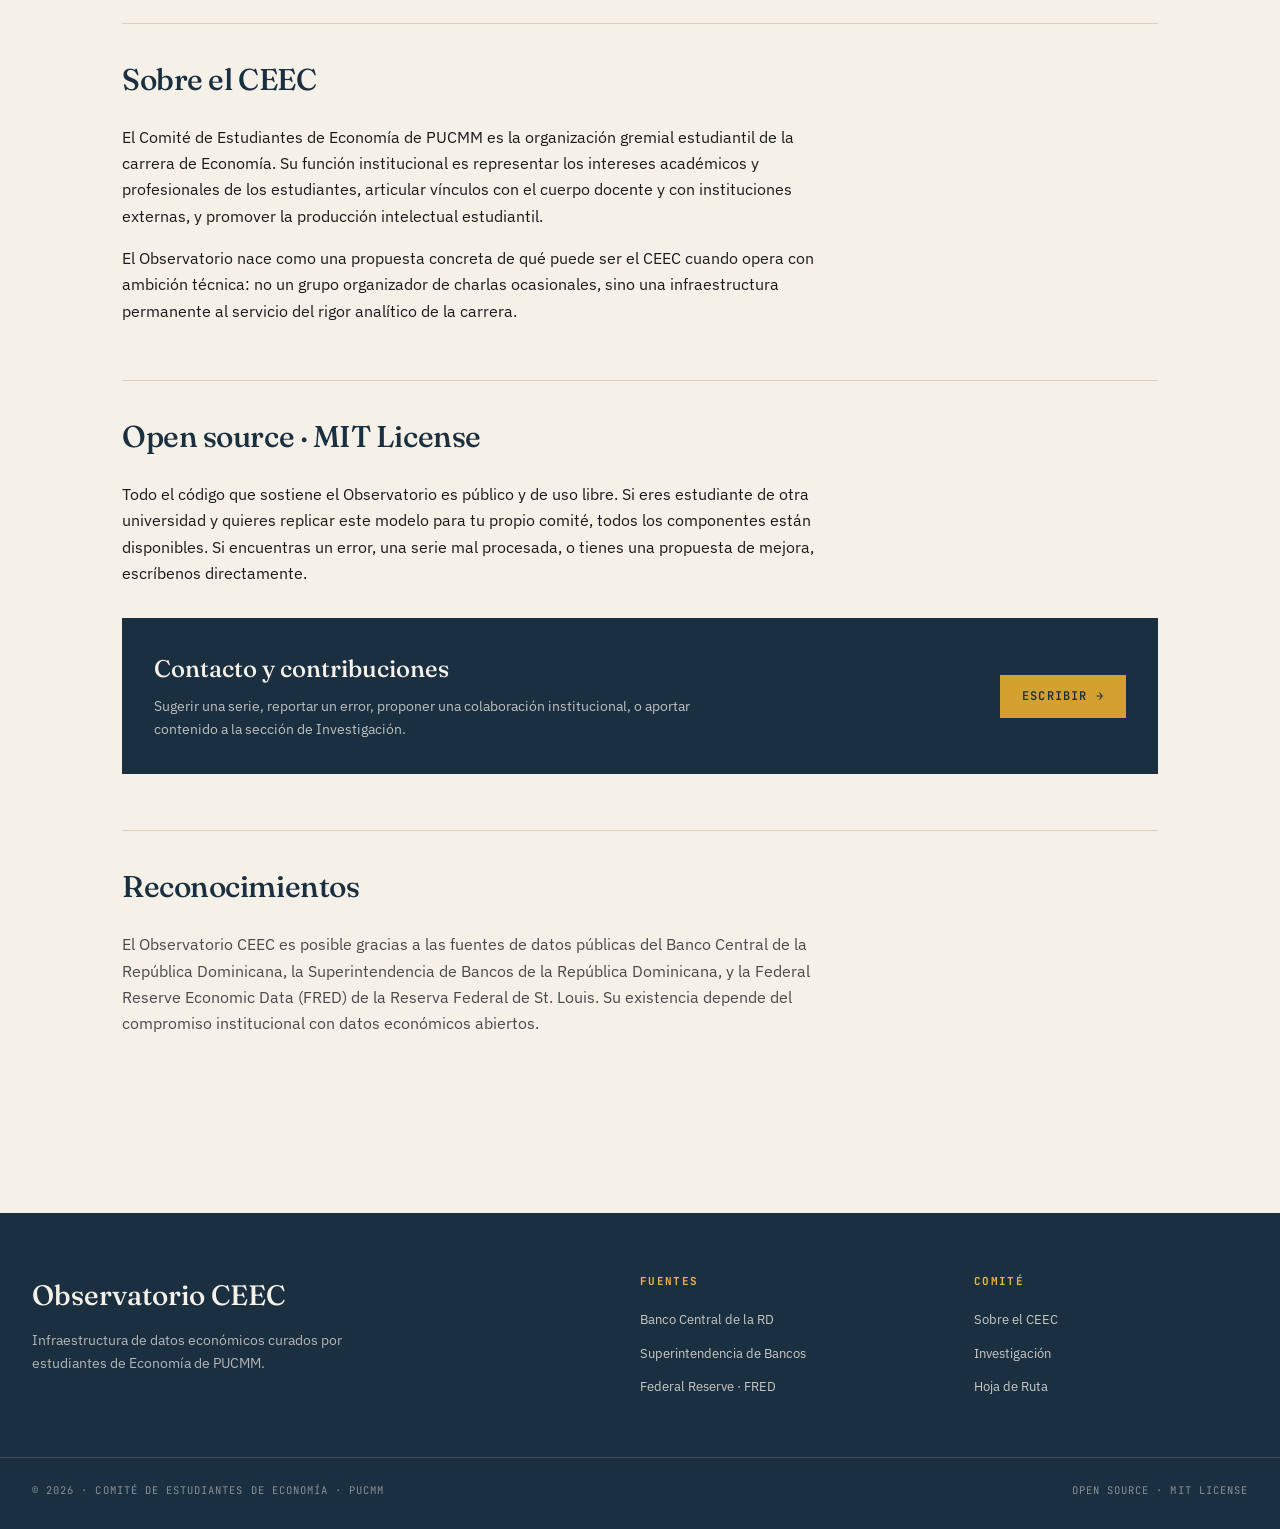
<file: sobre.html>
<!DOCTYPE html>
<html lang="es">
<head>
<meta charset="UTF-8">
<meta name="viewport" content="width=device-width, initial-scale=1.0">
<title>Sobre · Observatorio CEEC</title>
<link rel="preconnect" href="https://fonts.googleapis.com">
<link rel="preconnect" href="https://fonts.gstatic.com" crossorigin>
<link href="https://fonts.googleapis.com/css2?family=Fraunces:ital,opsz,wght@0,9..144,300;0,9..144,400;0,9..144,500;0,9..144,600;0,9..144,700;1,9..144,400&family=IBM+Plex+Sans:wght@300;400;500;600;700&family=JetBrains+Mono:wght@400;500;600&display=swap" rel="stylesheet">
<link rel="stylesheet" href="styles.css">
</head>
<body>

<div class="topbar">
  <div class="topbar-inner">
    <span class="topbar-status">DATOS ACTUALIZADOS · MAYO 2026</span>
    <span>OBS-CEEC · BUILD 0.1 · MVP</span>
  </div>
</div>

<nav>
  <div class="nav-inner">
    <a href="index.html" class="brand" style="text-decoration:none;color:inherit;">
      <div class="brand-mark">Ω</div>
      <div class="brand-text">
        <span class="brand-title">Observatorio CEEC</span>
        <span class="brand-sub">Comité de Estudiantes de Economía · PUCMM</span>
      </div>
    </a>
    <ul class="nav-links">
      <li><a href="index.html">Inicio</a></li>
      <li><a href="index.html#repositorio">Repositorio</a></li>
      <li><a href="investigacion.html">Investigación</a></li>
      <li><a href="hoja-ruta.html">Hoja de Ruta</a></li>
      <li><a href="sobre.html" class="active">Sobre</a></li>
    </ul>
  </div>
</nav>

<main class="page">
  <div class="page-eyebrow">§ 04 · Manifiesto</div>
  <h1>Una infraestructura analítica para estudiantes de economía dominicanos.</h1>
  <p class="page-lede">El Observatorio CEEC parte de una observación incómoda: para un estudiante de Economía en PUCMM, conseguir datos económicos dominicanos limpios, documentados y listos para análisis sigue siendo una fricción innecesaria. Este proyecto existe para eliminar esa fricción.</p>

  <h2>El problema que resolvemos</h2>
  <p>Un estudiante que quiere hacer un trabajo serio sobre la economía dominicana pasa, en promedio, más tiempo limpiando datos que analizándolos. Las series están dispersas entre PDFs del BCRD, archivos Excel con formatos inconsistentes, portales de la SIB con descargas fragmentadas, y referencias internacionales que viven en APIs distintas. Esto no es un problema técnico — es un problema de infraestructura intelectual.</p>

  <p>La consecuencia es predecible: la mayoría de los trabajos académicos estudiantiles sobre economía dominicana terminan trabajando con muestras pequeñas, periodos cortos, o variables limitadas. No por incapacidad analítica, sino por costo de fricción en la obtención del dato.</p>

  <h2>Qué hace distinto al Observatorio CEEC</h2>

  <h3>1. Datos curados, no recopilados</h3>
  <p>No agregamos series por agregar. Cada dataset incluido pasa por un proceso de verificación, limpieza y documentación metodológica explícita. La diferencia entre un repositorio útil y un repositorio simbólico es la curación.</p>

  <h3>2. Tres formatos, una sola fuente de verdad</h3>
  <p>Cada serie está disponible para descarga en CSV (análisis tabular), JSON (consumo programático), y visualización web (exploración rápida). El estudiante decide cómo trabajarla.</p>

  <h3>3. Trazabilidad completa</h3>
  <p>Cada serie tiene fuente verificable, fecha de actualización, metodología documentada, y enlace al origen oficial. Si la fuente cambia, el Observatorio lo refleja. No hay datos huérfanos.</p>

  <h3>4. Cobertura económica dominicana primero</h3>
  <p>Las series internacionales existen para contextualizar, no para llenar espacio. Fed Funds, US 10Y, DXY, WTI están aquí porque condicionan la economía dominicana — son anclas externas relevantes, no decoración. La prioridad operativa es siempre series del BCRD, la SIB y el sistema dominicano.</p>

  <h2>Sobre el CEEC</h2>
  <p>El Comité de Estudiantes de Economía de PUCMM es la organización gremial estudiantil de la carrera de Economía. Su función institucional es representar los intereses académicos y profesionales de los estudiantes, articular vínculos con el cuerpo docente y con instituciones externas, y promover la producción intelectual estudiantil.</p>

  <p>El Observatorio nace como una propuesta concreta de qué puede ser el CEEC cuando opera con ambición técnica: no un grupo organizador de charlas ocasionales, sino una infraestructura permanente al servicio del rigor analítico de la carrera.</p>

  <h2>Open source · MIT License</h2>
  <p>Todo el código que sostiene el Observatorio es público y de uso libre. Si eres estudiante de otra universidad y quieres replicar este modelo para tu propio comité, todos los componentes están disponibles. Si encuentras un error, una serie mal procesada, o tienes una propuesta de mejora, escríbenos directamente.</p>

  <div class="collab-banner">
    <div>
      <h4>Contacto y contribuciones</h4>
      <p>Sugerir una serie, reportar un error, proponer una colaboración institucional, o aportar contenido a la sección de Investigación.</p>
    </div>
    <a href="mailto:ceec.pucmm@gmail.com?subject=Observatorio%20CEEC">Escribir →</a>
  </div>

  <h2>Reconocimientos</h2>
  <p class="muted">El Observatorio CEEC es posible gracias a las fuentes de datos públicas del Banco Central de la República Dominicana, la Superintendencia de Bancos de la República Dominicana, y la Federal Reserve Economic Data (FRED) de la Reserva Federal de St. Louis. Su existencia depende del compromiso institucional con datos económicos abiertos.</p>
</main>

<footer>
  <div class="footer-inner">
    <div class="footer-brand">
      <h3>Observatorio CEEC</h3>
      <p>Infraestructura de datos económicos curados por estudiantes de Economía de PUCMM.</p>
    </div>
    <div class="footer-col">
      <h4>Fuentes</h4>
      <ul>
        <li><a href="https://www.bancentral.gov.do" target="_blank" rel="noopener">Banco Central de la RD</a></li>
        <li><a href="https://www.sb.gob.do" target="_blank" rel="noopener">Superintendencia de Bancos</a></li>
        <li><a href="https://fred.stlouisfed.org" target="_blank" rel="noopener">Federal Reserve · FRED</a></li>
      </ul>
    </div>
    <div class="footer-col">
      <h4>Comité</h4>
      <ul>
        <li><a href="sobre.html">Sobre el CEEC</a></li>
        <li><a href="investigacion.html">Investigación</a></li>
        <li><a href="hoja-ruta.html">Hoja de Ruta</a></li>
      </ul>
    </div>
  </div>
  <div class="footer-bottom">
    <span>© 2026 · Comité de Estudiantes de Economía · PUCMM</span>
    <span>Open Source · MIT License</span>
  </div>
</footer>

</body>
</html>
</file>
<file: styles.css>
/* ============================================================================
   OBSERVATORIO CEEC · STYLES
   ============================================================================ */

:root {
  --ceec-azul: #3D6B8A;
  --ceec-azul-dark: #2A4A60;
  --ceec-azul-darker: #1A2F40;
  --ceec-dorado: #D4A030;
  --ceec-dorado-soft: #E8B547;
  --ceec-fondo: #F5F1E8;
  --ceec-fondo-2: #FAF7EF;
  --ceec-papel: #FFFEFA;
  --ceec-tinta: #1A1A1A;
  --ceec-tinta-soft: #4A4A4A;
  --ceec-tinta-mute: #7A7A7A;
  --ceec-borde: #D9D2C0;
  --ceec-borde-soft: #ECE7D8;
  --ceec-rojo: #B84A3A;
  --ceec-verde: #5A8A4A;

  --font-display: 'Fraunces', Georgia, serif;
  --font-body: 'IBM Plex Sans', system-ui, sans-serif;
  --font-mono: 'JetBrains Mono', monospace;
}

* { margin: 0; padding: 0; box-sizing: border-box; }
html { scroll-behavior: smooth; }

body {
  font-family: var(--font-body);
  background: var(--ceec-fondo);
  color: var(--ceec-tinta);
  line-height: 1.6;
  font-weight: 400;
  -webkit-font-smoothing: antialiased;
}

a { color: var(--ceec-azul); text-decoration: none; }
a:hover { text-decoration: underline; }

/* ==================== TOPBAR ==================== */
.topbar {
  background: var(--ceec-azul-darker);
  color: var(--ceec-fondo);
  font-family: var(--font-mono);
  font-size: 11px;
  letter-spacing: 0.05em;
  padding: 8px 0;
}
.topbar-inner {
  max-width: 1280px;
  margin: 0 auto;
  padding: 0 32px;
  display: flex;
  justify-content: space-between;
  text-transform: uppercase;
}
.topbar-inner span { opacity: 0.7; }
.topbar-status::before {
  content: "●";
  color: var(--ceec-dorado-soft);
  margin-right: 6px;
  animation: pulse 2s ease-in-out infinite;
}
@keyframes pulse {
  0%, 100% { opacity: 1; }
  50% { opacity: 0.4; }
}

/* ==================== NAV ==================== */
nav {
  border-bottom: 1px solid var(--ceec-borde);
  padding: 20px 0;
  position: sticky;
  top: 0;
  z-index: 100;
  backdrop-filter: blur(8px);
  background: rgba(255, 254, 250, 0.95);
}
.nav-inner {
  max-width: 1280px;
  margin: 0 auto;
  padding: 0 32px;
  display: flex;
  justify-content: space-between;
  align-items: center;
}
.brand {
  display: flex;
  align-items: center;
  gap: 14px;
  cursor: pointer;
}
.brand-mark {
  width: 38px;
  height: 38px;
  background: var(--ceec-azul);
  border-radius: 50%;
  display: flex;
  align-items: center;
  justify-content: center;
  color: var(--ceec-dorado-soft);
  font-family: var(--font-display);
  font-weight: 700;
  font-size: 16px;
  border: 2px solid var(--ceec-dorado);
}
.brand-text { display: flex; flex-direction: column; line-height: 1.1; }
.brand-title {
  font-family: var(--font-display);
  font-weight: 600;
  font-size: 18px;
  color: var(--ceec-azul-darker);
  letter-spacing: -0.01em;
}
.brand-sub {
  font-family: var(--font-mono);
  font-size: 9.5px;
  color: var(--ceec-tinta-soft);
  text-transform: uppercase;
  letter-spacing: 0.12em;
  margin-top: 2px;
}
.nav-links {
  display: flex;
  gap: 32px;
  list-style: none;
}
.nav-links a {
  color: var(--ceec-tinta);
  text-decoration: none;
  font-size: 14px;
  font-weight: 500;
  position: relative;
  padding-bottom: 4px;
  transition: color 0.2s;
}
.nav-links a:hover { color: var(--ceec-azul); text-decoration: none; }
.nav-links a.active { color: var(--ceec-azul); }
.nav-links a.active::after {
  content: "";
  position: absolute;
  bottom: -2px;
  left: 0;
  right: 0;
  height: 2px;
  background: var(--ceec-dorado);
}

/* ==================== HERO ==================== */
.hero {
  max-width: 1280px;
  margin: 0 auto;
  padding: 80px 32px 60px;
  display: grid;
  grid-template-columns: 1.4fr 1fr;
  gap: 64px;
  align-items: end;
}
.hero-eyebrow {
  font-family: var(--font-mono);
  font-size: 11px;
  text-transform: uppercase;
  letter-spacing: 0.18em;
  color: var(--ceec-azul);
  margin-bottom: 24px;
  display: flex;
  align-items: center;
  gap: 12px;
}
.hero-eyebrow::before {
  content: "";
  width: 32px;
  height: 1.5px;
  background: var(--ceec-dorado);
}
.hero h1 {
  font-family: var(--font-display);
  font-weight: 400;
  font-size: clamp(48px, 6vw, 76px);
  line-height: 1.02;
  letter-spacing: -0.025em;
  color: var(--ceec-azul-darker);
  margin-bottom: 28px;
  font-variation-settings: "opsz" 144;
}
.hero h1 em {
  font-style: italic;
  color: var(--ceec-azul);
  font-weight: 400;
}
.hero-lede {
  font-size: 17px;
  line-height: 1.6;
  color: var(--ceec-tinta-soft);
  max-width: 540px;
  font-weight: 400;
}
.hero-stats {
  display: flex;
  flex-direction: column;
  gap: 24px;
  border-left: 1px solid var(--ceec-borde);
  padding-left: 32px;
}
.stat { display: flex; flex-direction: column; gap: 4px; }
.stat-num {
  font-family: var(--font-display);
  font-size: 44px;
  line-height: 1;
  color: var(--ceec-azul-darker);
  font-weight: 500;
  letter-spacing: -0.02em;
}
.stat-num em {
  font-family: var(--font-mono);
  font-size: 14px;
  color: var(--ceec-dorado);
  font-style: normal;
  margin-left: 6px;
  vertical-align: top;
}
.stat-label {
  font-family: var(--font-mono);
  font-size: 11px;
  text-transform: uppercase;
  letter-spacing: 0.1em;
  color: var(--ceec-tinta-soft);
}

/* ==================== SECTION DIVIDER ==================== */
.section-divider {
  max-width: 1280px;
  margin: 0 auto;
  padding: 60px 32px 32px;
  display: flex;
  align-items: baseline;
  justify-content: space-between;
  border-bottom: 1px solid var(--ceec-borde);
  flex-wrap: wrap;
  gap: 16px;
}
.section-divider-left {
  display: flex;
  align-items: baseline;
  gap: 20px;
}
.section-num {
  font-family: var(--font-mono);
  font-size: 12px;
  color: var(--ceec-dorado);
  letter-spacing: 0.1em;
}
.section-divider h2 {
  font-family: var(--font-display);
  font-weight: 500;
  font-size: 36px;
  color: var(--ceec-azul-darker);
  letter-spacing: -0.02em;
  line-height: 1;
}
.section-divider-right {
  font-family: var(--font-mono);
  font-size: 11px;
  text-transform: uppercase;
  letter-spacing: 0.12em;
  color: var(--ceec-tinta-soft);
}

/* ==================== REPO ==================== */
.repo {
  max-width: 1280px;
  margin: 0 auto;
  padding: 32px 32px 80px;
}
.repo-controls {
  display: flex;
  gap: 12px;
  margin-bottom: 32px;
  flex-wrap: wrap;
  align-items: center;
}
.repo-search {
  flex: 1;
  min-width: 280px;
  position: relative;
}
.repo-search input {
  width: 100%;
  padding: 12px 16px 12px 42px;
  border: 1px solid var(--ceec-borde);
  background: var(--ceec-papel);
  font-family: var(--font-body);
  font-size: 14px;
  color: var(--ceec-tinta);
  border-radius: 0;
  transition: border-color 0.2s;
}
.repo-search input:focus { outline: none; border-color: var(--ceec-azul); }
.repo-search::before {
  content: "⌕";
  position: absolute;
  left: 16px;
  top: 50%;
  transform: translateY(-50%);
  color: var(--ceec-tinta-soft);
  font-size: 18px;
}
.filter-pill {
  padding: 8px 16px;
  border: 1px solid var(--ceec-borde);
  background: var(--ceec-papel);
  font-family: var(--font-mono);
  font-size: 11px;
  text-transform: uppercase;
  letter-spacing: 0.08em;
  color: var(--ceec-tinta-soft);
  cursor: pointer;
  transition: all 0.2s;
}
.filter-pill:hover { border-color: var(--ceec-azul); color: var(--ceec-azul); }
.filter-pill.active {
  background: var(--ceec-azul-darker);
  color: var(--ceec-papel);
  border-color: var(--ceec-azul-darker);
}

.repo-grid {
  display: grid;
  grid-template-columns: repeat(auto-fill, minmax(360px, 1fr));
  gap: 1px;
  background: var(--ceec-borde);
  border: 1px solid var(--ceec-borde);
}
.repo-card {
  background: var(--ceec-papel);
  padding: 24px;
  cursor: pointer;
  transition: background 0.2s;
  display: flex;
  flex-direction: column;
  gap: 16px;
  min-height: 220px;
  text-decoration: none;
  color: inherit;
}
.repo-card:hover { background: var(--ceec-fondo-2); text-decoration: none; }
.card-meta {
  display: flex;
  justify-content: space-between;
  font-family: var(--font-mono);
  font-size: 10px;
  text-transform: uppercase;
  letter-spacing: 0.1em;
  color: var(--ceec-tinta-soft);
  gap: 12px;
}
.card-source { color: var(--ceec-azul); font-weight: 500; }
.card-title {
  font-family: var(--font-display);
  font-size: 22px;
  font-weight: 500;
  line-height: 1.15;
  color: var(--ceec-azul-darker);
  letter-spacing: -0.01em;
}
.card-desc { font-size: 13px; line-height: 1.5; color: var(--ceec-tinta-soft); }
.card-spark { height: 50px; margin-top: auto; }
.card-spark svg { width: 100%; height: 100%; display: block; }
.card-footer {
  display: flex;
  justify-content: space-between;
  align-items: center;
  border-top: 1px dashed var(--ceec-borde-soft);
  padding-top: 12px;
  margin-top: 4px;
}
.card-update {
  font-family: var(--font-mono);
  font-size: 10px;
  text-transform: uppercase;
  letter-spacing: 0.08em;
  color: var(--ceec-tinta-soft);
}
.card-action {
  font-family: var(--font-mono);
  font-size: 10px;
  text-transform: uppercase;
  letter-spacing: 0.1em;
  color: var(--ceec-azul);
  font-weight: 600;
}
.card-action::after { content: " →"; }
.card-status-pending {
  display: inline-block;
  padding: 2px 8px;
  background: var(--ceec-borde-soft);
  color: var(--ceec-tinta-mute);
  font-family: var(--font-mono);
  font-size: 9px;
  letter-spacing: 0.1em;
  text-transform: uppercase;
}

.repo-card.featured {
  grid-column: span 2;
  background: var(--ceec-azul-darker);
  color: var(--ceec-fondo);
  min-height: 280px;
  position: relative;
  overflow: hidden;
}
.repo-card.featured::before {
  content: "";
  position: absolute;
  top: 0; right: 0;
  width: 200px; height: 200px;
  background: radial-gradient(circle, var(--ceec-dorado) 0%, transparent 70%);
  opacity: 0.15;
  transform: translate(40%, -40%);
}
.repo-card.featured:hover { background: var(--ceec-azul-dark); }
.repo-card.featured .card-meta { color: var(--ceec-dorado-soft); }
.repo-card.featured .card-source { color: var(--ceec-dorado); }
.repo-card.featured .card-title { color: var(--ceec-fondo); font-size: 32px; }
.repo-card.featured .card-desc { color: rgba(245, 241, 232, 0.75); font-size: 14px; }
.repo-card.featured .card-footer { border-top-color: rgba(245, 241, 232, 0.15); }
.repo-card.featured .card-update { color: rgba(245, 241, 232, 0.6); }
.repo-card.featured .card-action { color: var(--ceec-dorado); }
.repo-card.featured .card-spark { height: 80px; }

/* ==================== FOOTER ==================== */
footer {
  background: var(--ceec-azul-darker);
  color: var(--ceec-fondo);
  padding: 60px 0 30px;
  margin-top: 80px;
}
.footer-inner {
  max-width: 1280px;
  margin: 0 auto;
  padding: 0 32px;
  display: grid;
  grid-template-columns: 2fr 1fr 1fr;
  gap: 60px;
}
.footer-brand h3 {
  font-family: var(--font-display);
  font-size: 28px;
  font-weight: 500;
  margin-bottom: 12px;
  color: var(--ceec-fondo);
}
.footer-brand p {
  color: rgba(245, 241, 232, 0.7);
  max-width: 380px;
  font-size: 14px;
}
.footer-col h4 {
  font-family: var(--font-mono);
  font-size: 11px;
  text-transform: uppercase;
  letter-spacing: 0.12em;
  color: var(--ceec-dorado-soft);
  margin-bottom: 16px;
}
.footer-col ul { list-style: none; }
.footer-col li { margin-bottom: 8px; }
.footer-col a {
  color: rgba(245, 241, 232, 0.8);
  text-decoration: none;
  font-size: 13px;
}
.footer-col a:hover { color: var(--ceec-dorado); text-decoration: none; }
.footer-bottom {
  max-width: 1280px;
  margin: 50px auto 0;
  padding: 24px 32px 0;
  border-top: 1px solid rgba(245, 241, 232, 0.15);
  display: flex;
  justify-content: space-between;
  font-family: var(--font-mono);
  font-size: 10.5px;
  text-transform: uppercase;
  letter-spacing: 0.1em;
  color: rgba(245, 241, 232, 0.5);
  flex-wrap: wrap;
  gap: 12px;
}

/* ==================== PÁGINAS INTERIORES ==================== */
.page {
  max-width: 1100px;
  margin: 0 auto;
  padding: 60px 32px 80px;
}
.page-eyebrow {
  font-family: var(--font-mono);
  font-size: 11px;
  text-transform: uppercase;
  letter-spacing: 0.18em;
  color: var(--ceec-azul);
  margin-bottom: 20px;
  display: flex;
  align-items: center;
  gap: 12px;
}
.page-eyebrow::before {
  content: "";
  width: 32px;
  height: 1.5px;
  background: var(--ceec-dorado);
}
.page h1 {
  font-family: var(--font-display);
  font-weight: 400;
  font-size: clamp(40px, 5vw, 60px);
  line-height: 1.05;
  letter-spacing: -0.02em;
  color: var(--ceec-azul-darker);
  margin-bottom: 24px;
  font-variation-settings: "opsz" 144;
}
.page-lede {
  font-size: 18px;
  line-height: 1.6;
  color: var(--ceec-tinta-soft);
  max-width: 720px;
  margin-bottom: 48px;
  font-family: var(--font-display);
  font-weight: 300;
  font-style: italic;
}

.page h2 {
  font-family: var(--font-display);
  font-weight: 500;
  font-size: 30px;
  color: var(--ceec-azul-darker);
  letter-spacing: -0.015em;
  margin-top: 56px;
  margin-bottom: 20px;
  border-top: 1px solid var(--ceec-borde);
  padding-top: 32px;
}
.page h3 {
  font-family: var(--font-display);
  font-weight: 500;
  font-size: 22px;
  color: var(--ceec-azul-darker);
  margin-top: 32px;
  margin-bottom: 12px;
}
.page p {
  font-size: 15.5px;
  line-height: 1.7;
  color: var(--ceec-tinta);
  margin-bottom: 16px;
  max-width: 720px;
}
.page p.muted { color: var(--ceec-tinta-soft); }
.page ul, .page ol {
  margin: 0 0 20px 24px;
  font-size: 15.5px;
  line-height: 1.8;
  max-width: 720px;
}
.page li { margin-bottom: 4px; }

/* Roadmap timeline */
.roadmap-phase {
  border-left: 2px solid var(--ceec-borde);
  padding: 24px 0 24px 32px;
  position: relative;
  margin-left: 8px;
}
.roadmap-phase::before {
  content: "";
  width: 14px;
  height: 14px;
  background: var(--ceec-papel);
  border: 2px solid var(--ceec-dorado);
  border-radius: 50%;
  position: absolute;
  left: -8px;
  top: 28px;
}
.roadmap-phase.done::before { background: var(--ceec-dorado); }
.roadmap-phase .phase-label {
  font-family: var(--font-mono);
  font-size: 11px;
  text-transform: uppercase;
  letter-spacing: 0.12em;
  color: var(--ceec-dorado);
  margin-bottom: 6px;
}
.roadmap-phase .phase-title {
  font-family: var(--font-display);
  font-size: 22px;
  font-weight: 500;
  color: var(--ceec-azul-darker);
  margin-bottom: 8px;
}
.roadmap-phase ul { margin-top: 8px; }

/* Tabla de profesores */
.profs-table {
  width: 100%;
  border-collapse: collapse;
  background: var(--ceec-papel);
  margin-top: 24px;
  font-size: 14px;
}
.profs-table th {
  text-align: left;
  padding: 12px 16px;
  background: var(--ceec-azul-darker);
  color: var(--ceec-fondo);
  font-family: var(--font-mono);
  font-size: 11px;
  text-transform: uppercase;
  letter-spacing: 0.1em;
  font-weight: 500;
}
.profs-table td {
  padding: 14px 16px;
  border-bottom: 1px solid var(--ceec-borde-soft);
  vertical-align: top;
}
.profs-table tr:hover td { background: var(--ceec-fondo-2); }
.profs-table .prof-name { font-weight: 600; color: var(--ceec-azul-darker); }
.profs-table .prof-area {
  font-family: var(--font-mono);
  font-size: 11px;
  text-transform: uppercase;
  letter-spacing: 0.08em;
  color: var(--ceec-tinta-soft);
}
.profs-table .prof-note {
  font-size: 13px;
  color: var(--ceec-tinta-soft);
  font-style: italic;
}

/* Banner colaboración */
.collab-banner {
  background: var(--ceec-azul-darker);
  color: var(--ceec-fondo);
  padding: 32px;
  margin-top: 32px;
  display: flex;
  justify-content: space-between;
  align-items: center;
  gap: 24px;
  flex-wrap: wrap;
}
.collab-banner h4 {
  font-family: var(--font-display);
  font-size: 24px;
  font-weight: 500;
  margin-bottom: 6px;
  color: var(--ceec-fondo);
}
.collab-banner p {
  color: rgba(245, 241, 232, 0.75);
  font-size: 14px;
  margin: 0;
  max-width: 540px;
}
.collab-banner a {
  background: var(--ceec-dorado);
  color: var(--ceec-azul-darker);
  padding: 12px 22px;
  font-family: var(--font-mono);
  font-size: 12px;
  text-transform: uppercase;
  letter-spacing: 0.1em;
  font-weight: 600;
  text-decoration: none;
  white-space: nowrap;
}
.collab-banner a:hover { background: var(--ceec-dorado-soft); text-decoration: none; }

/* ==================== VISTA DE SERIE ==================== */
.serie-page { max-width: 1280px; margin: 0 auto; padding: 40px 32px 80px; }
.breadcrumb {
  font-family: var(--font-mono);
  font-size: 11px;
  text-transform: uppercase;
  letter-spacing: 0.12em;
  color: var(--ceec-tinta-soft);
  margin-bottom: 32px;
}
.breadcrumb a { color: var(--ceec-tinta-soft); }
.breadcrumb a:hover { color: var(--ceec-azul); text-decoration: none; }

.serie-header {
  display: grid;
  grid-template-columns: 1.5fr 1fr;
  gap: 48px;
  margin-bottom: 40px;
  padding-bottom: 32px;
  border-bottom: 1px solid var(--ceec-borde);
}
.serie-meta-top {
  display: flex;
  gap: 12px;
  margin-bottom: 16px;
  font-family: var(--font-mono);
  font-size: 11px;
  text-transform: uppercase;
  letter-spacing: 0.12em;
}
.serie-meta-top .tag {
  padding: 4px 10px;
  background: var(--ceec-papel);
  border: 1px solid var(--ceec-borde);
  color: var(--ceec-tinta-soft);
}
.serie-meta-top .tag.source { color: var(--ceec-azul); border-color: var(--ceec-azul); }

.serie-page h1 {
  font-family: var(--font-display);
  font-weight: 500;
  font-size: clamp(36px, 4.5vw, 54px);
  line-height: 1.05;
  letter-spacing: -0.02em;
  color: var(--ceec-azul-darker);
  margin-bottom: 16px;
}
.serie-desc {
  font-size: 15.5px;
  line-height: 1.65;
  color: var(--ceec-tinta-soft);
}

.serie-quickstats {
  display: grid;
  grid-template-columns: 1fr 1fr;
  gap: 12px;
}
.qstat {
  background: var(--ceec-papel);
  border: 1px solid var(--ceec-borde);
  padding: 16px;
}
.qstat-label {
  font-family: var(--font-mono);
  font-size: 10px;
  text-transform: uppercase;
  letter-spacing: 0.1em;
  color: var(--ceec-tinta-soft);
  margin-bottom: 6px;
}
.qstat-value {
  font-family: var(--font-display);
  font-size: 26px;
  font-weight: 500;
  color: var(--ceec-azul-darker);
  line-height: 1;
}
.qstat-value.mono {
  font-family: var(--font-mono);
  font-size: 18px;
}

.chart-block {
  background: var(--ceec-papel);
  border: 1px solid var(--ceec-borde);
  padding: 32px;
  margin-bottom: 32px;
}
.chart-controls {
  display: flex;
  justify-content: space-between;
  align-items: center;
  margin-bottom: 24px;
  flex-wrap: wrap;
  gap: 16px;
}
.serie-selector {
  display: flex;
  gap: 8px;
  flex-wrap: wrap;
}
.serie-toggle {
  padding: 6px 12px;
  border: 1px solid var(--ceec-borde);
  background: transparent;
  font-family: var(--font-mono);
  font-size: 10px;
  text-transform: uppercase;
  letter-spacing: 0.08em;
  color: var(--ceec-tinta-soft);
  cursor: pointer;
  transition: all 0.2s;
}
.serie-toggle.active {
  background: var(--ceec-azul-darker);
  color: var(--ceec-papel);
  border-color: var(--ceec-azul-darker);
}
.chart-range {
  display: flex;
  gap: 4px;
}
.range-btn {
  padding: 6px 10px;
  background: transparent;
  border: 1px solid transparent;
  font-family: var(--font-mono);
  font-size: 10px;
  letter-spacing: 0.08em;
  color: var(--ceec-tinta-soft);
  cursor: pointer;
}
.range-btn.active { color: var(--ceec-azul-darker); border-color: var(--ceec-borde); }

#chart { width: 100%; height: 380px; }

.serie-detail-grid {
  display: grid;
  grid-template-columns: 2fr 1fr;
  gap: 32px;
  margin-bottom: 40px;
}
.detail-block {
  background: var(--ceec-papel);
  border: 1px solid var(--ceec-borde);
  padding: 28px;
}
.detail-block h3 {
  font-family: var(--font-display);
  font-size: 20px;
  font-weight: 500;
  color: var(--ceec-azul-darker);
  margin-bottom: 16px;
}
.detail-block p {
  font-size: 14.5px;
  line-height: 1.65;
  color: var(--ceec-tinta);
  margin-bottom: 12px;
}
.detail-block dl {
  display: grid;
  grid-template-columns: auto 1fr;
  gap: 10px 16px;
  font-size: 13px;
}
.detail-block dt {
  font-family: var(--font-mono);
  font-size: 10.5px;
  text-transform: uppercase;
  letter-spacing: 0.1em;
  color: var(--ceec-tinta-soft);
}
.detail-block dd { color: var(--ceec-tinta); }

.download-btn {
  display: inline-flex;
  align-items: center;
  gap: 10px;
  padding: 12px 20px;
  background: var(--ceec-azul-darker);
  color: var(--ceec-papel);
  font-family: var(--font-mono);
  font-size: 11px;
  text-transform: uppercase;
  letter-spacing: 0.1em;
  font-weight: 600;
  text-decoration: none;
  margin-right: 12px;
  margin-bottom: 8px;
  border: none;
  cursor: pointer;
  transition: background 0.2s;
}
.download-btn:hover { background: var(--ceec-azul); text-decoration: none; }
.download-btn.secondary {
  background: transparent;
  color: var(--ceec-azul-darker);
  border: 1px solid var(--ceec-azul-darker);
}
.download-btn.secondary:hover { background: var(--ceec-azul-darker); color: var(--ceec-papel); }

/* Pending state */
.pending-block {
  background: var(--ceec-borde-soft);
  border: 1px dashed var(--ceec-borde);
  padding: 60px 32px;
  text-align: center;
  color: var(--ceec-tinta-soft);
}
.pending-block h3 {
  font-family: var(--font-display);
  font-size: 22px;
  color: var(--ceec-azul-darker);
  margin-bottom: 12px;
}

/* ==================== RESPONSIVE ==================== */
@media (max-width: 900px) {
  .hero { grid-template-columns: 1fr; gap: 40px; }
  .hero-stats {
    border-left: none;
    border-top: 1px solid var(--ceec-borde);
    padding-left: 0;
    padding-top: 24px;
    flex-direction: row;
    flex-wrap: wrap;
    gap: 28px;
  }
  .footer-inner { grid-template-columns: 1fr; gap: 32px; }
  .repo-card.featured { grid-column: span 1; }
  .nav-links { display: none; }
  .serie-header { grid-template-columns: 1fr; gap: 24px; }
  .serie-detail-grid { grid-template-columns: 1fr; }
  .profs-table { font-size: 13px; }
  .profs-table th, .profs-table td { padding: 10px 8px; }
}
</file>
